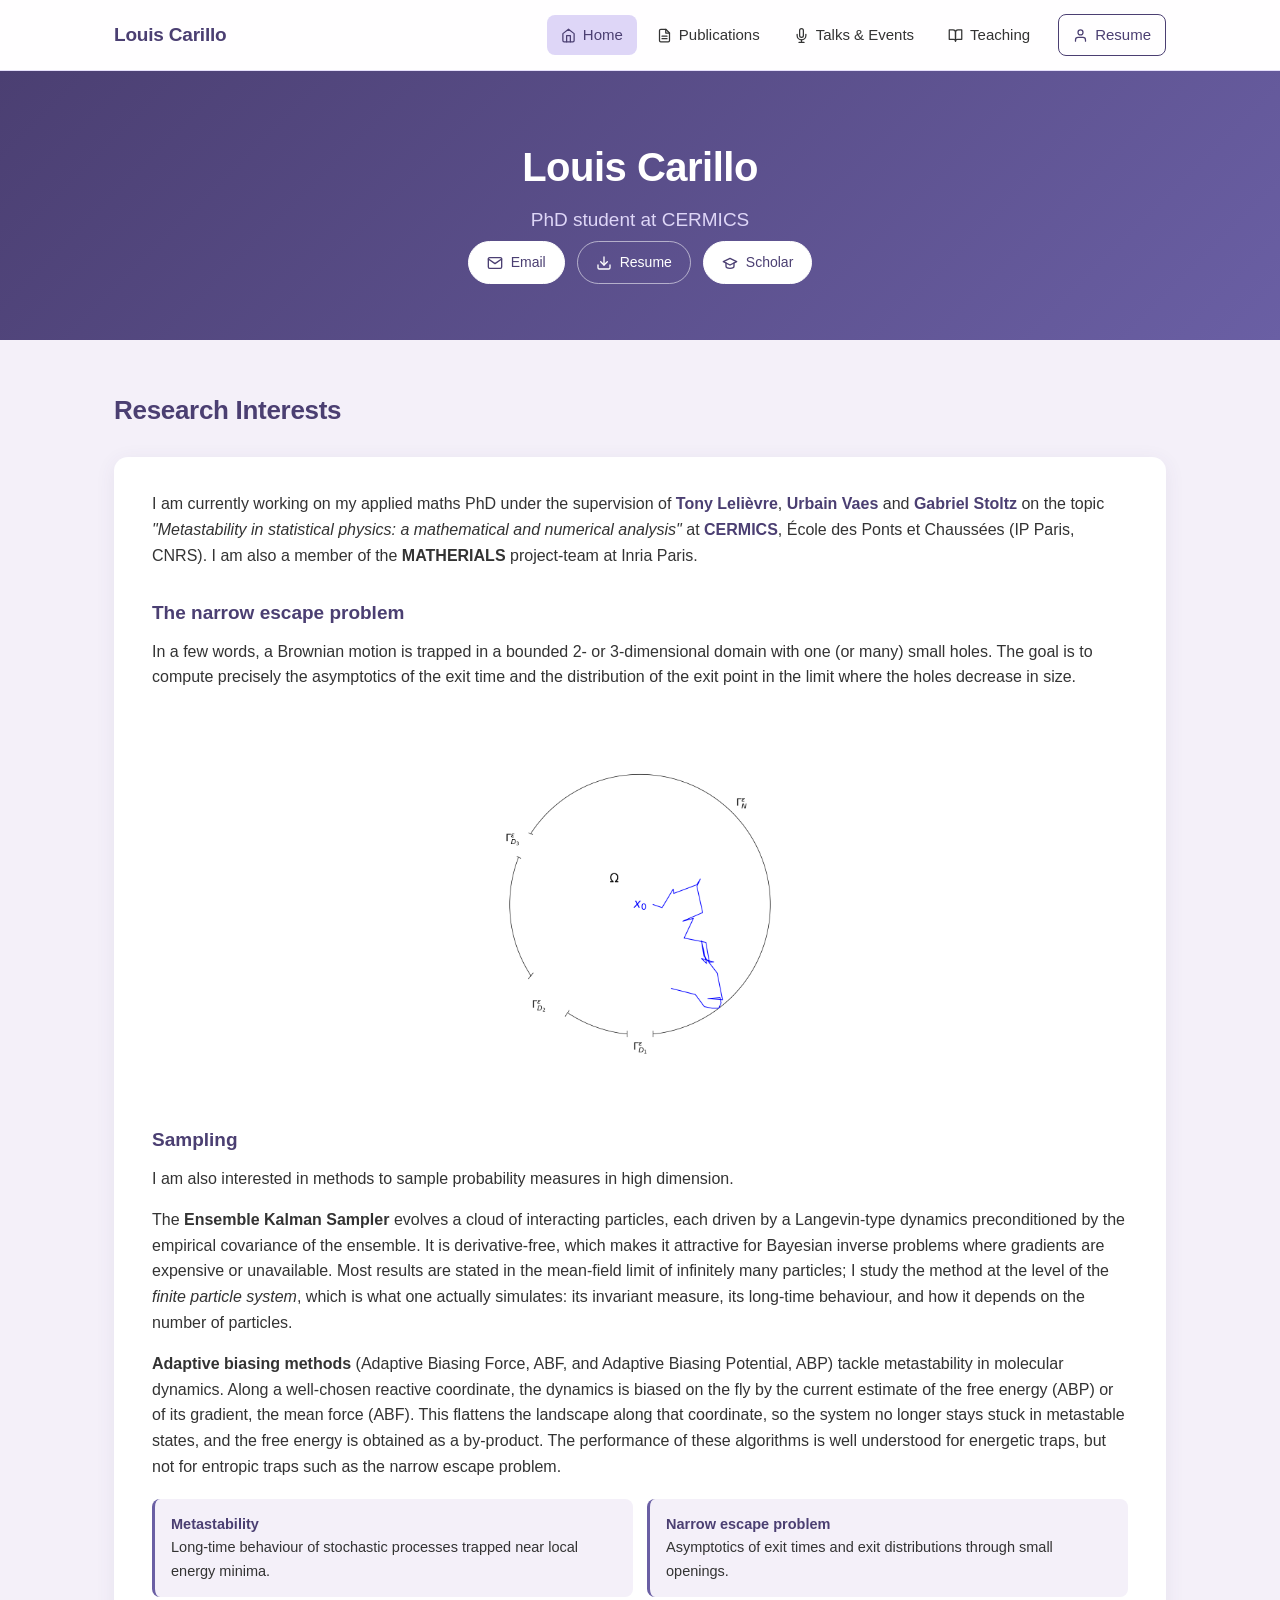
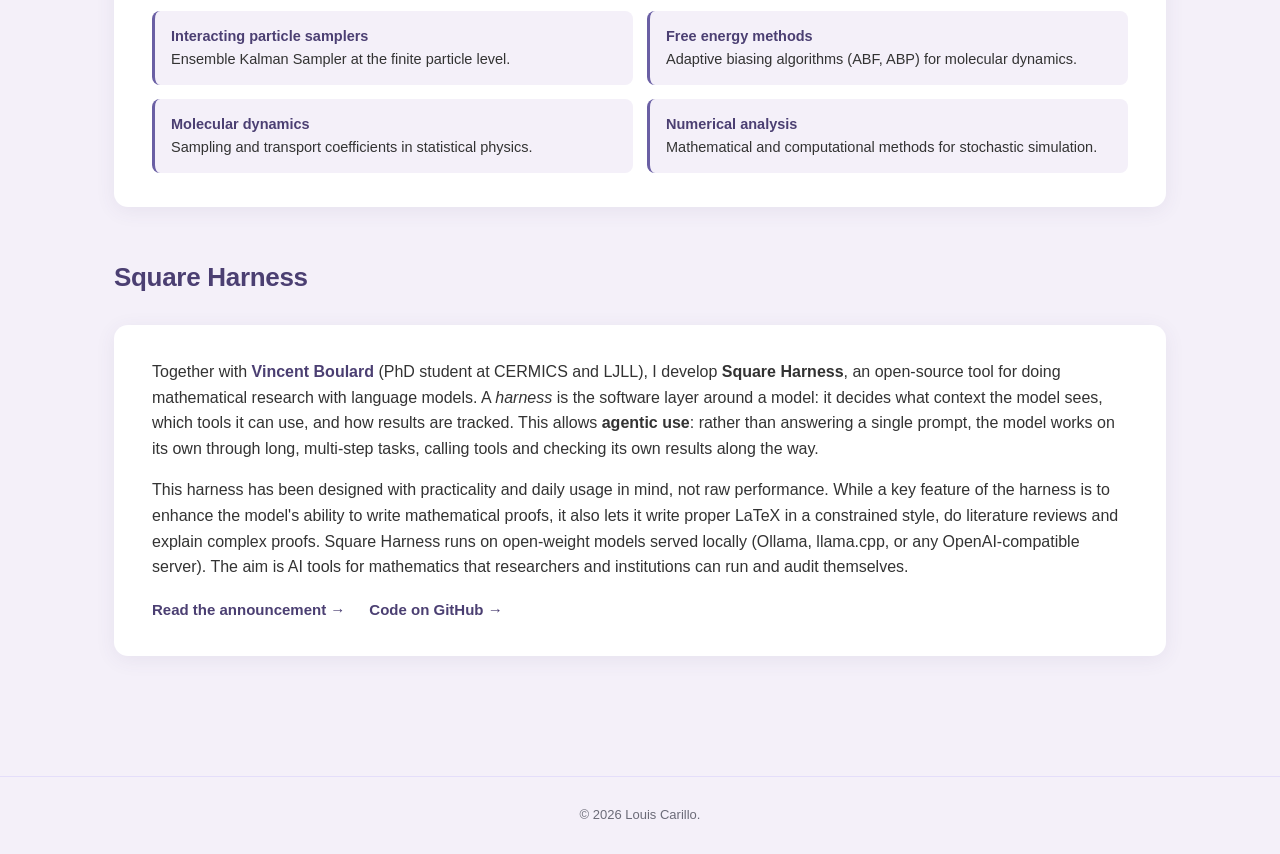
<file: index.html>
<!DOCTYPE html>
<html lang="en">
<head>
<meta charset="UTF-8">
<meta name="viewport" content="width=device-width, initial-scale=1.0">
<meta http-equiv="X-UA-Compatible" content="ie=edge">
<title>Louis Carillo</title>
<meta name="description" content="Louis Carillo — PhD student at CERMICS, working on metastability, the narrow escape problem and sampling methods in statistical physics.">
<link rel="stylesheet" href="style.css">
</head>
<body>

<nav class="navbar">
    <div class="nav-container">
        <a href="index.html" class="nav-logo">Louis Carillo</a>
        <input type="checkbox" id="nav-toggle" class="nav-toggle">
        <label for="nav-toggle" class="nav-hamburger">&#9776;</label>
        <ul class="nav-links">
            <li><a href="index.html" class="active"><svg viewBox="0 0 24 24" fill="none" stroke="currentColor" stroke-width="2" stroke-linecap="round" stroke-linejoin="round"><path d="M3 9l9-7 9 7v11a2 2 0 0 1-2 2H5a2 2 0 0 1-2-2z"/><polyline points="9 22 9 12 15 12 15 22"/></svg>Home</a></li>
            <li><a href="publications.html"><svg viewBox="0 0 24 24" fill="none" stroke="currentColor" stroke-width="2" stroke-linecap="round" stroke-linejoin="round"><path d="M14 2H6a2 2 0 0 0-2 2v16a2 2 0 0 0 2 2h12a2 2 0 0 0 2-2V8z"/><polyline points="14 2 14 8 20 8"/><line x1="16" y1="13" x2="8" y2="13"/><line x1="16" y1="17" x2="8" y2="17"/></svg>Publications</a></li>
            <li><a href="talks.html"><svg viewBox="0 0 24 24" fill="none" stroke="currentColor" stroke-width="2" stroke-linecap="round" stroke-linejoin="round"><path d="M12 1a3 3 0 0 0-3 3v8a3 3 0 0 0 6 0V4a3 3 0 0 0-3-3z"/><path d="M19 10v2a7 7 0 0 1-14 0v-2"/><line x1="12" y1="19" x2="12" y2="23"/><line x1="8" y1="23" x2="16" y2="23"/></svg>Talks &amp; Events</a></li>
            <li><a href="teaching.html"><svg viewBox="0 0 24 24" fill="none" stroke="currentColor" stroke-width="2" stroke-linecap="round" stroke-linejoin="round"><path d="M2 3h6a4 4 0 0 1 4 4v14a3 3 0 0 0-3-3H2z"/><path d="M22 3h-6a4 4 0 0 0-4 4v14a3 3 0 0 1 3-3h7z"/></svg>Teaching</a></li>
            <li><a href="resume.html" class="nav-cta"><svg viewBox="0 0 24 24" fill="none" stroke="currentColor" stroke-width="2" stroke-linecap="round" stroke-linejoin="round"><path d="M20 21v-2a4 4 0 0 0-4-4H8a4 4 0 0 0-4 4v2"/><circle cx="12" cy="7" r="4"/></svg>Resume</a></li>
        </ul>
    </div>
</nav>

<header class="hero">
    <h1>Louis Carillo</h1>
    <p class="hero-title">PhD student at CERMICS</p>
    <div class="hero-actions">
        <a class="icon-link filled" href="mailto:louis.carillo@enpc.fr">
            <svg viewBox="0 0 24 24" fill="none" stroke="currentColor" stroke-width="2" stroke-linecap="round" stroke-linejoin="round"><path d="M4 4h16c1.1 0 2 .9 2 2v12c0 1.1-.9 2-2 2H4c-1.1 0-2-.9-2-2V6c0-1.1.9-2 2-2z"/><polyline points="22,6 12,13 2,6"/></svg>
            Email
        </a>
        <a class="icon-link" href="resume.html">
            <svg viewBox="0 0 24 24" fill="none" stroke="currentColor" stroke-width="2" stroke-linecap="round" stroke-linejoin="round"><path d="M21 15v4a2 2 0 0 1-2 2H5a2 2 0 0 1-2-2v-4"/><polyline points="7 10 12 15 17 10"/><line x1="12" y1="15" x2="12" y2="3"/></svg>
            Resume
        </a>
        <a class="icon-link filled" href="https://scholar.google.com/citations?user=7LMmswUAAAAJ&hl=en&oi=ao" target="_blank">
            <svg viewBox="0 0 24 24" fill="none" stroke="currentColor" stroke-width="2" stroke-linecap="round" stroke-linejoin="round"><path d="M22 10 12 5 2 10l10 5 10-5z"/><path d="M6 12v5c0 1.66 2.69 3 6 3s6-1.34 6-3v-5"/></svg>
            Scholar
        </a>
    </div>
</header>

<main class="wrap">

    <div class="section">
        <h2 class="section-heading">Research Interests</h2>
        <div class="research-intro">
            <p>
                I am currently working on my applied maths PhD under the supervision of <a href="https://tony-lelievre.github.io/" target="_blank"><strong>Tony Lelièvre</strong></a>, <a href="https://urbain.vaes.uk/" target="_blank"><strong>Urbain Vaes</strong></a> and <a href="https://gabrielstoltz.github.io/" target="_blank"><strong>Gabriel Stoltz</strong></a> on the topic
                <em>"Metastability in statistical physics: a mathematical and numerical analysis"</em> at <a href="https://cermics-lab.enpc.fr/" target="_blank"><strong>CERMICS</strong></a>, École des Ponts et Chaussées (IP Paris, CNRS).
                I am also a member of the <strong>MATHERIALS</strong> project-team at Inria Paris.
            </p>
            <h3 class="research-subheading">The narrow escape problem</h3>
            <p>
                In a few words, a Brownian motion is trapped in a bounded 2- or 3-dimensional domain with one (or many) small holes. The goal is to compute precisely the asymptotics of the exit time and the distribution of the exit point in the limit where the holes decrease in size.
            </p>
            <img class="research-figure" src="figure.png" alt="Illustration of the narrow escape problem">

            <h3 class="research-subheading">Sampling</h3>
            <p>
                I am also interested in methods to sample probability measures in high dimension.
            </p>
            <p>
                The <strong>Ensemble Kalman Sampler</strong> evolves a cloud of interacting particles, each driven by a Langevin-type dynamics preconditioned by the empirical covariance of the ensemble. It is derivative-free, which makes it attractive for Bayesian inverse problems where gradients are expensive or unavailable. Most results are stated in the mean-field limit of infinitely many particles; I study the method at the level of the <em>finite particle system</em>, which is what one actually simulates: its invariant measure, its long-time behaviour, and how it depends on the number of particles.
            </p>
            <p>
                <strong>Adaptive biasing methods</strong> (Adaptive Biasing Force, ABF, and Adaptive Biasing Potential, ABP) tackle metastability in molecular dynamics. Along a well-chosen reactive coordinate, the dynamics is biased on the fly by the current estimate of the free energy (ABP) or of its gradient, the mean force (ABF). This flattens the landscape along that coordinate, so the system no longer stays stuck in metastable states, and the free energy is obtained as a by-product. The performance of these algorithms is well understood for energetic traps, but not for entropic traps such as the narrow escape problem.
            </p>

            <ul class="research-topics">
                <li><strong>Metastability</strong><br>Long-time behaviour of stochastic processes trapped near local energy minima.</li>
                <li><strong>Narrow escape problem</strong><br>Asymptotics of exit times and exit distributions through small openings.</li>
                <li><strong>Interacting particle samplers</strong><br>Ensemble Kalman Sampler at the finite particle level.</li>
                <li><strong>Free energy methods</strong><br>Adaptive biasing algorithms (ABF, ABP) for molecular dynamics.</li>
                <li><strong>Molecular dynamics</strong><br>Sampling and transport coefficients in statistical physics.</li>
                <li><strong>Numerical analysis</strong><br>Mathematical and computational methods for stochastic simulation.</li>
            </ul>
        </div>
    </div>

    <div class="section">
        <h2 class="section-heading">Square Harness</h2>
        <div class="research-intro">
            <p>
                Together with <a href="https://vincentboulard.fr/" target="_blank"><strong>Vincent Boulard</strong></a> (PhD student at CERMICS and LJLL), I develop <strong>Square Harness</strong>, an open-source tool for doing mathematical research with language models. A <em>harness</em> is the software layer around a model: it decides what context the model sees, which tools it can use, and how results are tracked. This allows <strong>agentic use</strong>: rather than answering a single prompt, the model works on its own through long, multi-step tasks, calling tools and checking its own results along the way.
            </p>
            <p>
                This harness has been designed with practicality and daily usage in mind, not raw performance. While a key feature of the harness is to enhance the model's ability to write mathematical proofs, it also lets it write proper LaTeX in a constrained style, do literature reviews and explain complex proofs. Square Harness runs on open-weight models served locally (Ollama, llama.cpp, or any OpenAI-compatible server). The aim is AI tools for mathematics that researchers and institutions can run and audit themselves.
            </p>
            <div class="project-links">
                <a href="https://vincentboulard.fr/blog/introducing-square-harness" target="_blank">Read the announcement &rarr;</a>
                <a href="https://github.com/vincentboulard/Square-Harness" target="_blank">Code on GitHub &rarr;</a>
            </div>
        </div>
    </div>

</main>

<footer class="site-footer">
    &copy; 2026 Louis Carillo.
</footer>

</body>
</html>
</file>
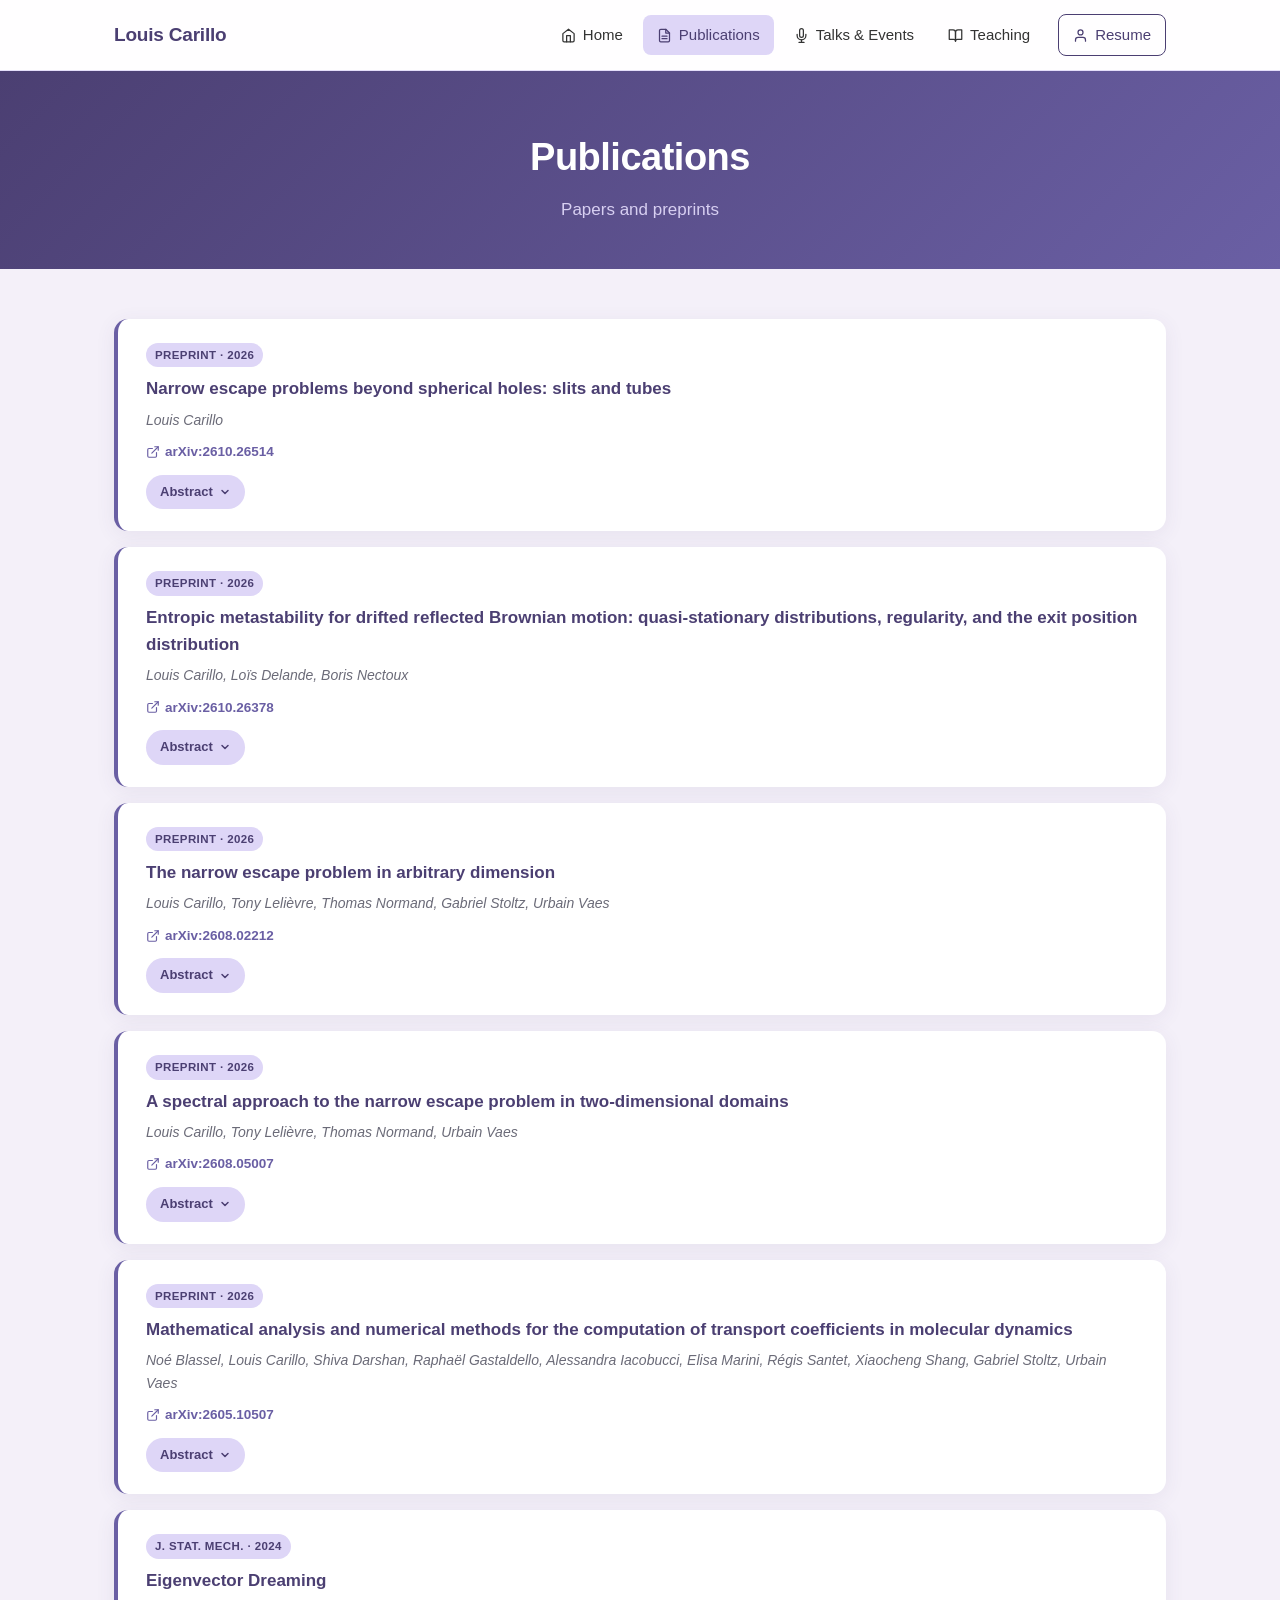
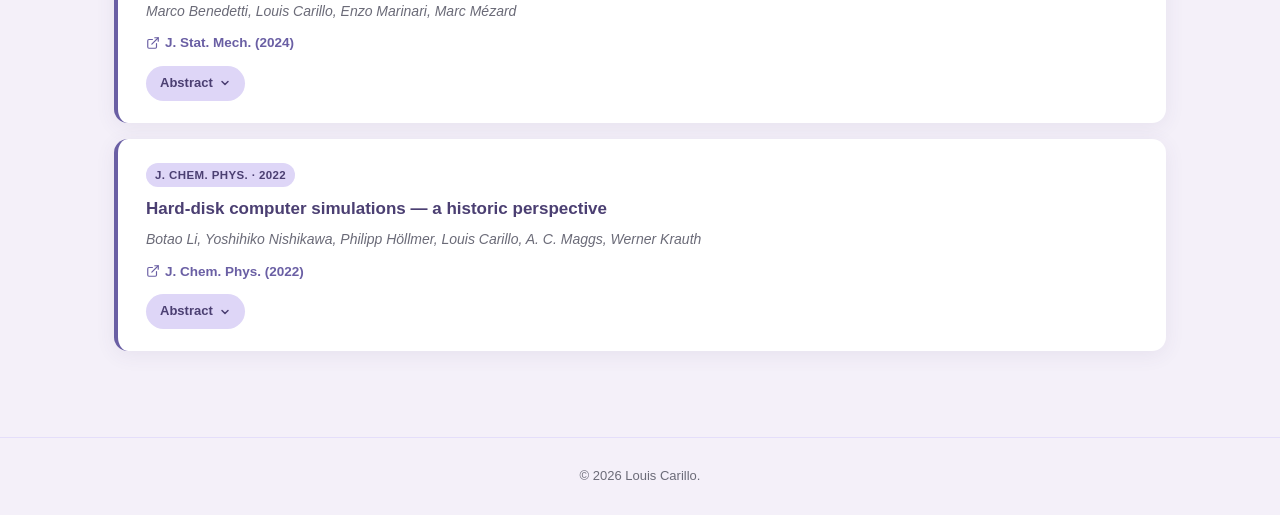
<file: publications.html>
<!DOCTYPE html>
<html lang="en">
<head>
<meta charset="UTF-8">
<meta name="viewport" content="width=device-width, initial-scale=1.0">
<meta http-equiv="X-UA-Compatible" content="ie=edge">
<title>Publications — Louis Carillo</title>
<link rel="stylesheet" href="style.css">
</head>
<body>

<nav class="navbar">
    <div class="nav-container">
        <a href="index.html" class="nav-logo">Louis Carillo</a>
        <input type="checkbox" id="nav-toggle" class="nav-toggle">
        <label for="nav-toggle" class="nav-hamburger">&#9776;</label>
        <ul class="nav-links">
            <li><a href="index.html"><svg viewBox="0 0 24 24" fill="none" stroke="currentColor" stroke-width="2" stroke-linecap="round" stroke-linejoin="round"><path d="M3 9l9-7 9 7v11a2 2 0 0 1-2 2H5a2 2 0 0 1-2-2z"/><polyline points="9 22 9 12 15 12 15 22"/></svg>Home</a></li>
            <li><a href="publications.html" class="active"><svg viewBox="0 0 24 24" fill="none" stroke="currentColor" stroke-width="2" stroke-linecap="round" stroke-linejoin="round"><path d="M14 2H6a2 2 0 0 0-2 2v16a2 2 0 0 0 2 2h12a2 2 0 0 0 2-2V8z"/><polyline points="14 2 14 8 20 8"/><line x1="16" y1="13" x2="8" y2="13"/><line x1="16" y1="17" x2="8" y2="17"/></svg>Publications</a></li>
            <li><a href="talks.html"><svg viewBox="0 0 24 24" fill="none" stroke="currentColor" stroke-width="2" stroke-linecap="round" stroke-linejoin="round"><path d="M12 1a3 3 0 0 0-3 3v8a3 3 0 0 0 6 0V4a3 3 0 0 0-3-3z"/><path d="M19 10v2a7 7 0 0 1-14 0v-2"/><line x1="12" y1="19" x2="12" y2="23"/><line x1="8" y1="23" x2="16" y2="23"/></svg>Talks &amp; Events</a></li>
            <li><a href="teaching.html"><svg viewBox="0 0 24 24" fill="none" stroke="currentColor" stroke-width="2" stroke-linecap="round" stroke-linejoin="round"><path d="M2 3h6a4 4 0 0 1 4 4v14a3 3 0 0 0-3-3H2z"/><path d="M22 3h-6a4 4 0 0 0-4 4v14a3 3 0 0 1 3-3h7z"/></svg>Teaching</a></li>
            <li><a href="resume.html" class="nav-cta"><svg viewBox="0 0 24 24" fill="none" stroke="currentColor" stroke-width="2" stroke-linecap="round" stroke-linejoin="round"><path d="M20 21v-2a4 4 0 0 0-4-4H8a4 4 0 0 0-4 4v2"/><circle cx="12" cy="7" r="4"/></svg>Resume</a></li>
        </ul>
    </div>
</nav>

<header class="page-banner">
    <h1>Publications</h1>
    <p>Papers and preprints</p>
</header>

<main class="wrap">

    <article class="entry">
        <span class="tag">Preprint · 2026</span>
        <h3>Narrow escape problems beyond spherical holes: slits and tubes</h3>
        <p class="meta">Louis Carillo</p>
        <div class="links">
            <a href="https://arxiv.org/abs/2610.26514" target="_blank">
                <svg viewBox="0 0 24 24" fill="none" stroke="currentColor" stroke-width="2" stroke-linecap="round" stroke-linejoin="round"><path d="M18 13v6a2 2 0 0 1-2 2H5a2 2 0 0 1-2-2V8a2 2 0 0 1 2-2h6"/><polyline points="15 3 21 3 21 9"/><line x1="10" y1="14" x2="21" y2="3"/></svg>
                arXiv:2610.26514
            </a>
        </div>
        <details class="abstract">
            <summary>Abstract <svg viewBox="0 0 24 24" fill="none" stroke="currentColor" stroke-width="3" stroke-linecap="round" stroke-linejoin="round"><polyline points="6 9 12 15 18 9"/></svg></summary>
            <p>The narrow escape problem consists in characterizing the exit event of a Brownian motion trapped inside a domain with reflecting boundary and small absorbing holes. Using recent advances in the quasi-stationary distribution approach, we first give an explicit set of hypotheses that allows one to derive the asymptotics of the exit time and of the exit hole distribution. We then apply it in dimension three to several hole shapes: spherical holes, thin spheroidal holes shrinking to curves on the boundary (slits), and holes located at the end of thin tubes attached to the domain. We illustrate the accuracy of the results with numerical simulations, and extend them to higher dimensions.</p>
        </details>
    </article>

    <article class="entry">
        <span class="tag">Preprint · 2026</span>
        <h3>Entropic metastability for drifted reflected Brownian motion: quasi-stationary distributions, regularity, and the exit position distribution</h3>
        <p class="meta">Louis Carillo, Loïs Delande, Boris Nectoux</p>
        <div class="links">
            <a href="https://arxiv.org/abs/2610.26378" target="_blank">
                <svg viewBox="0 0 24 24" fill="none" stroke="currentColor" stroke-width="2" stroke-linecap="round" stroke-linejoin="round"><path d="M18 13v6a2 2 0 0 1-2 2H5a2 2 0 0 1-2-2V8a2 2 0 0 1 2-2h6"/><polyline points="15 3 21 3 21 9"/><line x1="10" y1="14" x2="21" y2="3"/></svg>
                arXiv:2610.26378
            </a>
        </div>
        <details class="abstract">
            <summary>Abstract <svg viewBox="0 0 24 24" fill="none" stroke="currentColor" stroke-width="3" stroke-linecap="round" stroke-linejoin="round"><polyline points="6 9 12 15 18 9"/></svg></summary>
            <p>Motivated by entropic metastability and the narrow escape problem, we investigate quasi-stationary distributions for reflected, drifted elliptic diffusions under mixed absorbing-reflecting boundary conditions on a bounded domain. We address two problems, which are solved completely independently of each other. First, using purely probabilistic tools, we prove the existence and uniqueness of a quasi-stationary distribution under minimal regularity assumptions on the coefficients (the case of an unbounded domain is also analyzed). Second, using spectral theory and the theory of strongly continuous semigroups on L<sup>p</sup> spaces, we study the analytical properties of the quasi-stationary distribution. We relate it to the principal eigenfunction of the adjoint of the associated (non-symmetric) infinitesimal generator with mixed absorbing-reflecting boundary conditions, and we establish its regularity up to the interface between the two boundary parts. We also fully characterize the law of the exit point when the process is initially distributed according to its quasi-stationary distribution. In particular, we work on domains in which the absorbing (Dirichlet) and reflecting (Neumann) parts of the boundary meet tangentially, without forming any non-trivial angle, a configuration that raises genuine regularity difficulties for the solutions of the associated mixed boundary value problem.</p>
        </details>
    </article>

    <article class="entry">
        <span class="tag">Preprint · 2026</span>
        <h3>The narrow escape problem in arbitrary dimension</h3>
        <p class="meta">Louis Carillo, Tony Lelièvre, Thomas Normand, Gabriel Stoltz, Urbain Vaes</p>
        <div class="links">
            <a href="https://arxiv.org/abs/2608.02212" target="_blank">
                <svg viewBox="0 0 24 24" fill="none" stroke="currentColor" stroke-width="2" stroke-linecap="round" stroke-linejoin="round"><path d="M18 13v6a2 2 0 0 1-2 2H5a2 2 0 0 1-2-2V8a2 2 0 0 1 2-2h6"/><polyline points="15 3 21 3 21 9"/><line x1="10" y1="14" x2="21" y2="3"/></svg>
                arXiv:2608.02212
            </a>
        </div>
        <details class="abstract">
            <summary>Abstract <svg viewBox="0 0 24 24" fill="none" stroke="currentColor" stroke-width="3" stroke-linecap="round" stroke-linejoin="round"><polyline points="6 9 12 15 18 9"/></svg></summary>
            <p>The narrow escape problem is a prototypical example for studying entropic metastability, motivated by the analysis of biological and chemical systems. The problem concerns the determination of the exit time and position of a Brownian particle trapped in a domain with a reflecting boundary pierced by narrow holes. Our goal is to investigate this problem in a general domain in any dimension (greater than or equal to two), using the quasi-stationary distribution approach to metastability. In particular, we derive the asymptotic expansion of the mean exit time and the law of the exit position in the limit where the hole sizes tend to zero. Our analytical predictions are illustrated by numerical simulations, using dedicated Monte Carlo techniques.</p>
        </details>
    </article>

    <article class="entry">
        <span class="tag">Preprint · 2026</span>
        <h3>A spectral approach to the narrow escape problem in two-dimensional domains</h3>
        <p class="meta">Louis Carillo, Tony Lelièvre, Thomas Normand, Urbain Vaes</p>
        <div class="links">
            <a href="https://arxiv.org/abs/2608.05007" target="_blank">
                <svg viewBox="0 0 24 24" fill="none" stroke="currentColor" stroke-width="2" stroke-linecap="round" stroke-linejoin="round"><path d="M18 13v6a2 2 0 0 1-2 2H5a2 2 0 0 1-2-2V8a2 2 0 0 1 2-2h6"/><polyline points="15 3 21 3 21 9"/><line x1="10" y1="14" x2="21" y2="3"/></svg>
                arXiv:2608.05007
            </a>
        </div>
        <details class="abstract">
            <summary>Abstract <svg viewBox="0 0 24 24" fill="none" stroke="currentColor" stroke-width="3" stroke-linecap="round" stroke-linejoin="round"><polyline points="6 9 12 15 18 9"/></svg></summary>
            <p>We study the law of the exit time and exit point of a Brownian motion in a two-dimensional domain with reflecting boundary conditions, except on small disjoint exit windows through which the stochastic process can escape the domain. In the limit of infinitely small exit windows, it is natural to assume that the process starts from the quasi-stationary distribution. In this setting, we obtain a precise description of the exit event.</p>
        </details>
    </article>

    <article class="entry">
        <span class="tag">Preprint · 2026</span>
        <h3>Mathematical analysis and numerical methods for the computation of transport coefficients in molecular dynamics</h3>
        <p class="meta">Noé Blassel, Louis Carillo, Shiva Darshan, Raphaël Gastaldello, Alessandra Iacobucci, Elisa Marini, Régis Santet, Xiaocheng Shang, Gabriel Stoltz, Urbain Vaes</p>
        <div class="links">
            <a href="https://arxiv.org/abs/2605.10507" target="_blank">
                <svg viewBox="0 0 24 24" fill="none" stroke="currentColor" stroke-width="2" stroke-linecap="round" stroke-linejoin="round"><path d="M18 13v6a2 2 0 0 1-2 2H5a2 2 0 0 1-2-2V8a2 2 0 0 1 2-2h6"/><polyline points="15 3 21 3 21 9"/><line x1="10" y1="14" x2="21" y2="3"/></svg>
                arXiv:2605.10507
            </a>
        </div>
        <details class="abstract">
            <summary>Abstract <svg viewBox="0 0 24 24" fill="none" stroke="currentColor" stroke-width="3" stroke-linecap="round" stroke-linejoin="round"><polyline points="6 9 12 15 18 9"/></svg></summary>
            <p>We review various numerical approaches to compute transport coefficients in molecular dynamics. These approaches can be broadly classified into three groups: (i) nonequilibrium methods based on applying an external driving field to the system, measuring the average response in the system, and evaluating the related linear response coefficient; (ii) approaches reformulating the transport coefficient of interest through a time correlation function for the equilibrium dynamics (the most popular instances being Green–Kubo and Einstein formulas); (iii) transient techniques, where the transport coefficient can be computed by monitoring the return to the steady state of a dynamics perturbed off its stationary distribution. For all three classes of methods, we provide elements of numerical analysis, allowing to estimate or at least quantify the level of numerical errors in the estimator of the transport coefficient; and also briefly present recent attempts to more efficiently compute transport coefficients with variance reduction approaches such as control variates, importance sampling and coupling methods. The computation of transport coefficients remains nonetheless challenging and will continue requiring research efforts in the foreseeable future.</p>
        </details>
    </article>

    <article class="entry">
        <span class="tag">J. Stat. Mech. · 2024</span>
        <h3>Eigenvector Dreaming</h3>
        <p class="meta">Marco Benedetti, Louis Carillo, Enzo Marinari, Marc Mézard</p>
        <div class="links">
            <a href="https://iopscience.iop.org/article/10.1088/1742-5468/ad138e" target="_blank">
                <svg viewBox="0 0 24 24" fill="none" stroke="currentColor" stroke-width="2" stroke-linecap="round" stroke-linejoin="round"><path d="M18 13v6a2 2 0 0 1-2 2H5a2 2 0 0 1-2-2V8a2 2 0 0 1 2-2h6"/><polyline points="15 3 21 3 21 9"/><line x1="10" y1="14" x2="21" y2="3"/></svg>
                J. Stat. Mech. (2024)
            </a>
        </div>
        <details class="abstract">
            <summary>Abstract <svg viewBox="0 0 24 24" fill="none" stroke="currentColor" stroke-width="3" stroke-linecap="round" stroke-linejoin="round"><polyline points="6 9 12 15 18 9"/></svg></summary>
            <p>Among the performance-enhancing procedures for Hopfield-type networks that implement associative memory, Hebbian Unlearning (or dreaming) strikes for its simplicity and its clear biological interpretation. Yet, it does not easily lend itself to a clear analytical understanding. Here we show how Hebbian Unlearning can be effectively described in terms of a simple evolution of the spectrum and the eigenvectors of the coupling matrix. We use these ideas to design new dreaming algorithms that are effective from a computational point of view, and are analytically far more transparent than the original scheme.</p>
        </details>
    </article>

    <article class="entry">
        <span class="tag">J. Chem. Phys. · 2022</span>
        <h3>Hard-disk computer simulations — a historic perspective</h3>
        <p class="meta">Botao Li, Yoshihiko Nishikawa, Philipp Höllmer, Louis Carillo, A. C. Maggs, Werner Krauth</p>
        <div class="links">
            <a href="https://doi.org/10.1063/5.0126437" target="_blank">
                <svg viewBox="0 0 24 24" fill="none" stroke="currentColor" stroke-width="2" stroke-linecap="round" stroke-linejoin="round"><path d="M18 13v6a2 2 0 0 1-2 2H5a2 2 0 0 1-2-2V8a2 2 0 0 1 2-2h6"/><polyline points="15 3 21 3 21 9"/><line x1="10" y1="14" x2="21" y2="3"/></svg>
                J. Chem. Phys. (2022)
            </a>
        </div>
        <details class="abstract">
            <summary>Abstract <svg viewBox="0 0 24 24" fill="none" stroke="currentColor" stroke-width="3" stroke-linecap="round" stroke-linejoin="round"><polyline points="6 9 12 15 18 9"/></svg></summary>
            <p>We discuss historic pressure computations for the hard-disk model performed since 1953, and compare them to results that we obtain with a powerful event-chain Monte Carlo and a massively parallel Metropolis algorithm. Like other simple models in the sciences, such as the Drosophila model of biology, the hard-disk model has needed monumental effort to be understood. In particular, we argue that the difficulty of estimating the pressure has not been fully realized in the decades-long controversy over the hard-disk phase-transition scenario. We present the physics of the hard-disk model, the definition of the pressure and its unbiased estimators, several of which are new. We further treat different sampling algorithms and crucial criteria for bounding mixing times in the absence of analytical predictions. Our definite results for the pressure, for up to one million disks, may serve as benchmarks for future sampling algorithms. A synopsis of hard-disk pressure data as well as different versions of the sampling algorithms and pressure estimators are made available in an open-source repository.</p>
        </details>
    </article>

</main>

<footer class="site-footer">
    &copy; 2026 Louis Carillo.
</footer>

</body>
</html>
</file>
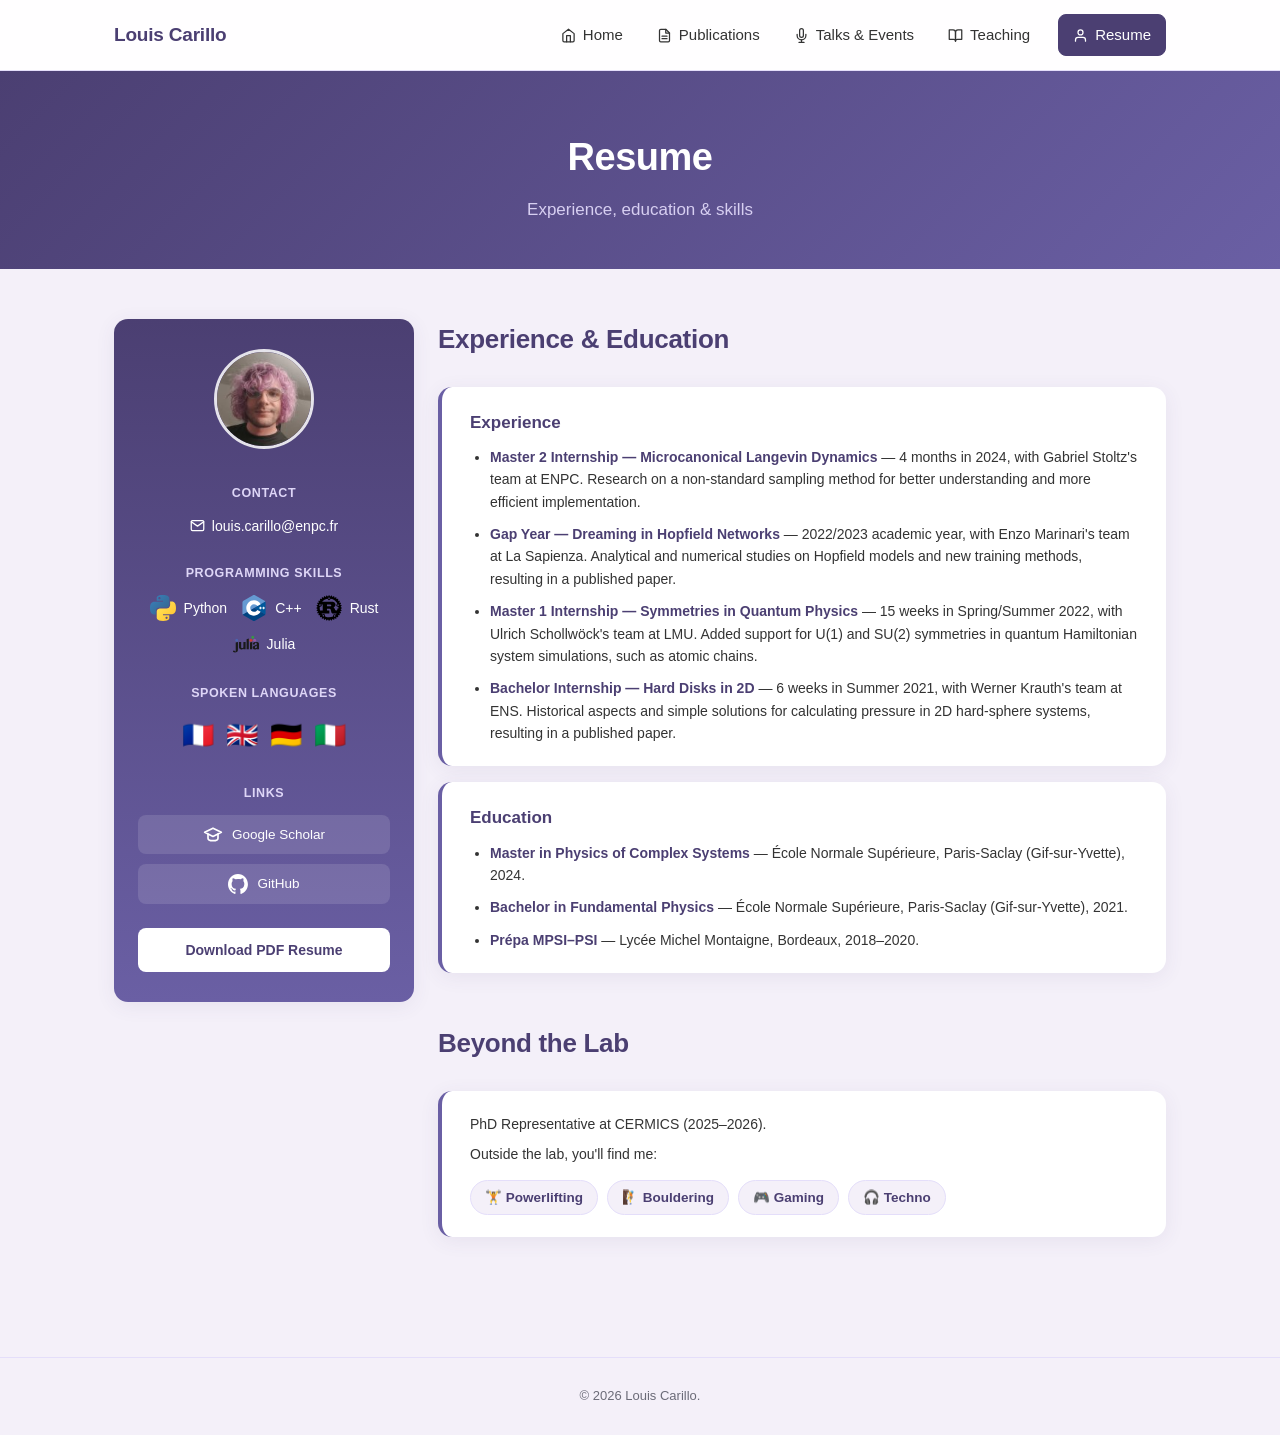
<file: resume.html>
<!DOCTYPE html>
<html lang="en">
<head>
<meta charset="UTF-8">
<meta name="viewport" content="width=device-width, initial-scale=1.0">
<meta http-equiv="X-UA-Compatible" content="ie=edge">
<title>Resume — Louis Carillo</title>
<link rel="stylesheet" href="style.css">
</head>
<body>

<nav class="navbar">
    <div class="nav-container">
        <a href="index.html" class="nav-logo">Louis Carillo</a>
        <input type="checkbox" id="nav-toggle" class="nav-toggle">
        <label for="nav-toggle" class="nav-hamburger">&#9776;</label>
        <ul class="nav-links">
            <li><a href="index.html"><svg viewBox="0 0 24 24" fill="none" stroke="currentColor" stroke-width="2" stroke-linecap="round" stroke-linejoin="round"><path d="M3 9l9-7 9 7v11a2 2 0 0 1-2 2H5a2 2 0 0 1-2-2z"/><polyline points="9 22 9 12 15 12 15 22"/></svg>Home</a></li>
            <li><a href="publications.html"><svg viewBox="0 0 24 24" fill="none" stroke="currentColor" stroke-width="2" stroke-linecap="round" stroke-linejoin="round"><path d="M14 2H6a2 2 0 0 0-2 2v16a2 2 0 0 0 2 2h12a2 2 0 0 0 2-2V8z"/><polyline points="14 2 14 8 20 8"/><line x1="16" y1="13" x2="8" y2="13"/><line x1="16" y1="17" x2="8" y2="17"/></svg>Publications</a></li>
            <li><a href="talks.html"><svg viewBox="0 0 24 24" fill="none" stroke="currentColor" stroke-width="2" stroke-linecap="round" stroke-linejoin="round"><path d="M12 1a3 3 0 0 0-3 3v8a3 3 0 0 0 6 0V4a3 3 0 0 0-3-3z"/><path d="M19 10v2a7 7 0 0 1-14 0v-2"/><line x1="12" y1="19" x2="12" y2="23"/><line x1="8" y1="23" x2="16" y2="23"/></svg>Talks &amp; Events</a></li>
            <li><a href="teaching.html"><svg viewBox="0 0 24 24" fill="none" stroke="currentColor" stroke-width="2" stroke-linecap="round" stroke-linejoin="round"><path d="M2 3h6a4 4 0 0 1 4 4v14a3 3 0 0 0-3-3H2z"/><path d="M22 3h-6a4 4 0 0 0-4 4v14a3 3 0 0 1 3-3h7z"/></svg>Teaching</a></li>
            <li><a href="resume.html" class="nav-cta active"><svg viewBox="0 0 24 24" fill="none" stroke="currentColor" stroke-width="2" stroke-linecap="round" stroke-linejoin="round"><path d="M20 21v-2a4 4 0 0 0-4-4H8a4 4 0 0 0-4 4v2"/><circle cx="12" cy="7" r="4"/></svg>Resume</a></li>
        </ul>
    </div>
</nav>

<header class="page-banner">
    <h1>Resume</h1>
    <p>Experience, education &amp; skills</p>
</header>

<main class="wrap">
    <div class="resume-grid">

        <!-- Sidebar -->
        <aside class="resume-sidebar">
            <div class="profile-pic">
                <img src="scholar-photo.jpg" alt="Louis Carillo">
            </div>

            <div class="side-title">Contact</div>
            <div class="contact-list">
                <a href="mailto:louis.carillo@enpc.fr">
                    <svg width="15" height="15" viewBox="0 0 24 24" fill="none" stroke="currentColor" stroke-width="2" stroke-linecap="round" stroke-linejoin="round"><path d="M4 4h16c1.1 0 2 .9 2 2v12c0 1.1-.9 2-2 2H4c-1.1 0-2-.9-2-2V6c0-1.1.9-2 2-2z"/><polyline points="22,6 12,13 2,6"/></svg>
                    louis.carillo@enpc.fr
                </a>
            </div>

            <div class="side-title">Programming Skills</div>
            <ul class="skills-list">
                <li><img src="logos/python.svg" alt="Python">Python</li>
                <li><img src="logos/cpp.svg" alt="C++">C++</li>
                <li><img src="logos/rust.svg" alt="Rust">Rust</li>
                <li><img src="logos/julia.svg" alt="Julia">Julia</li>
            </ul>

            <div class="side-title">Spoken Languages</div>
            <div class="languages-row">
                <span title="French">&#127467;&#127479;</span>
                <span title="English">&#127468;&#127463;</span>
                <span title="Nur ein bisschen">&#127465;&#127466;</span>
                <span title="Solo un po'">&#127470;&#127481;</span>
            </div>

            <div class="side-title">Links</div>
            <ul class="links-list">
                <li>
                    <a href="https://scholar.google.com/citations?user=7LMmswUAAAAJ&hl=en&oi=ao" target="_blank">
                        <svg width="20" height="20" viewBox="0 0 24 24" fill="none" stroke="currentColor" stroke-width="2" stroke-linecap="round" stroke-linejoin="round"><path d="M22 10 12 5 2 10l10 5 10-5z"/><path d="M6 12v5c0 1.66 2.69 3 6 3s6-1.34 6-3v-5"/></svg>
                        Google Scholar
                    </a>
                </li>
                <li>
                    <a href="https://github.com/LouisCarillo" target="_blank">
                        <img src="logos/github.svg" alt="GitHub">GitHub
                    </a>
                </li>
            </ul>

            <a class="resume-download" href="carillo_cv.pdf" download>Download PDF Resume</a>
        </aside>

        <!-- Main content -->
        <div class="resume-main">

            <div class="section">
                <h2 class="section-heading">Experience &amp; Education</h2>

                <article class="entry">
                    <h3>Experience</h3>
                    <ul class="teaching-list">
                        <li><strong>Master 2 Internship — Microcanonical Langevin Dynamics</strong> — 4 months in 2024, with Gabriel Stoltz's team at ENPC. Research on a non-standard sampling method for better understanding and more efficient implementation.</li>
                        <li><strong>Gap Year — Dreaming in Hopfield Networks</strong> — 2022/2023 academic year, with Enzo Marinari's team at La Sapienza. Analytical and numerical studies on Hopfield models and new training methods, resulting in a published paper.</li>
                        <li><strong>Master 1 Internship — Symmetries in Quantum Physics</strong> — 15 weeks in Spring/Summer 2022, with Ulrich Schollwöck's team at LMU. Added support for U(1) and SU(2) symmetries in quantum Hamiltonian system simulations, such as atomic chains.</li>
                        <li><strong>Bachelor Internship — Hard Disks in 2D</strong> — 6 weeks in Summer 2021, with Werner Krauth's team at ENS. Historical aspects and simple solutions for calculating pressure in 2D hard-sphere systems, resulting in a published paper.</li>
                    </ul>
                </article>

                <article class="entry">
                    <h3>Education</h3>
                    <ul class="teaching-list">
                        <li><strong>Master in Physics of Complex Systems</strong> — École Normale Supérieure, Paris-Saclay (Gif-sur-Yvette), 2024.</li>
                        <li><strong>Bachelor in Fundamental Physics</strong> — École Normale Supérieure, Paris-Saclay (Gif-sur-Yvette), 2021.</li>
                        <li><strong>Prépa MPSI–PSI</strong> — Lycée Michel Montaigne, Bordeaux, 2018–2020.</li>
                    </ul>
                </article>
            </div>

            <div class="section">
                <h2 class="section-heading">Beyond the Lab</h2>
                <article class="entry">
                    <p class="details">PhD Representative at CERMICS (2025–2026).</p>
                    <p class="details">Outside the lab, you'll find me:</p>
                    <div class="hobby-tags">
                        <span class="hobby">🏋️ Powerlifting</span>
                        <span class="hobby">🧗 Bouldering</span>
                        <span class="hobby">🎮 Gaming</span>
                        <span class="hobby">🎧 Techno</span>
                    </div>
                </article>
            </div>

        </div>
    </div>
</main>

<footer class="site-footer">
    &copy; 2026 Louis Carillo.
</footer>

</body>
</html>
</file>
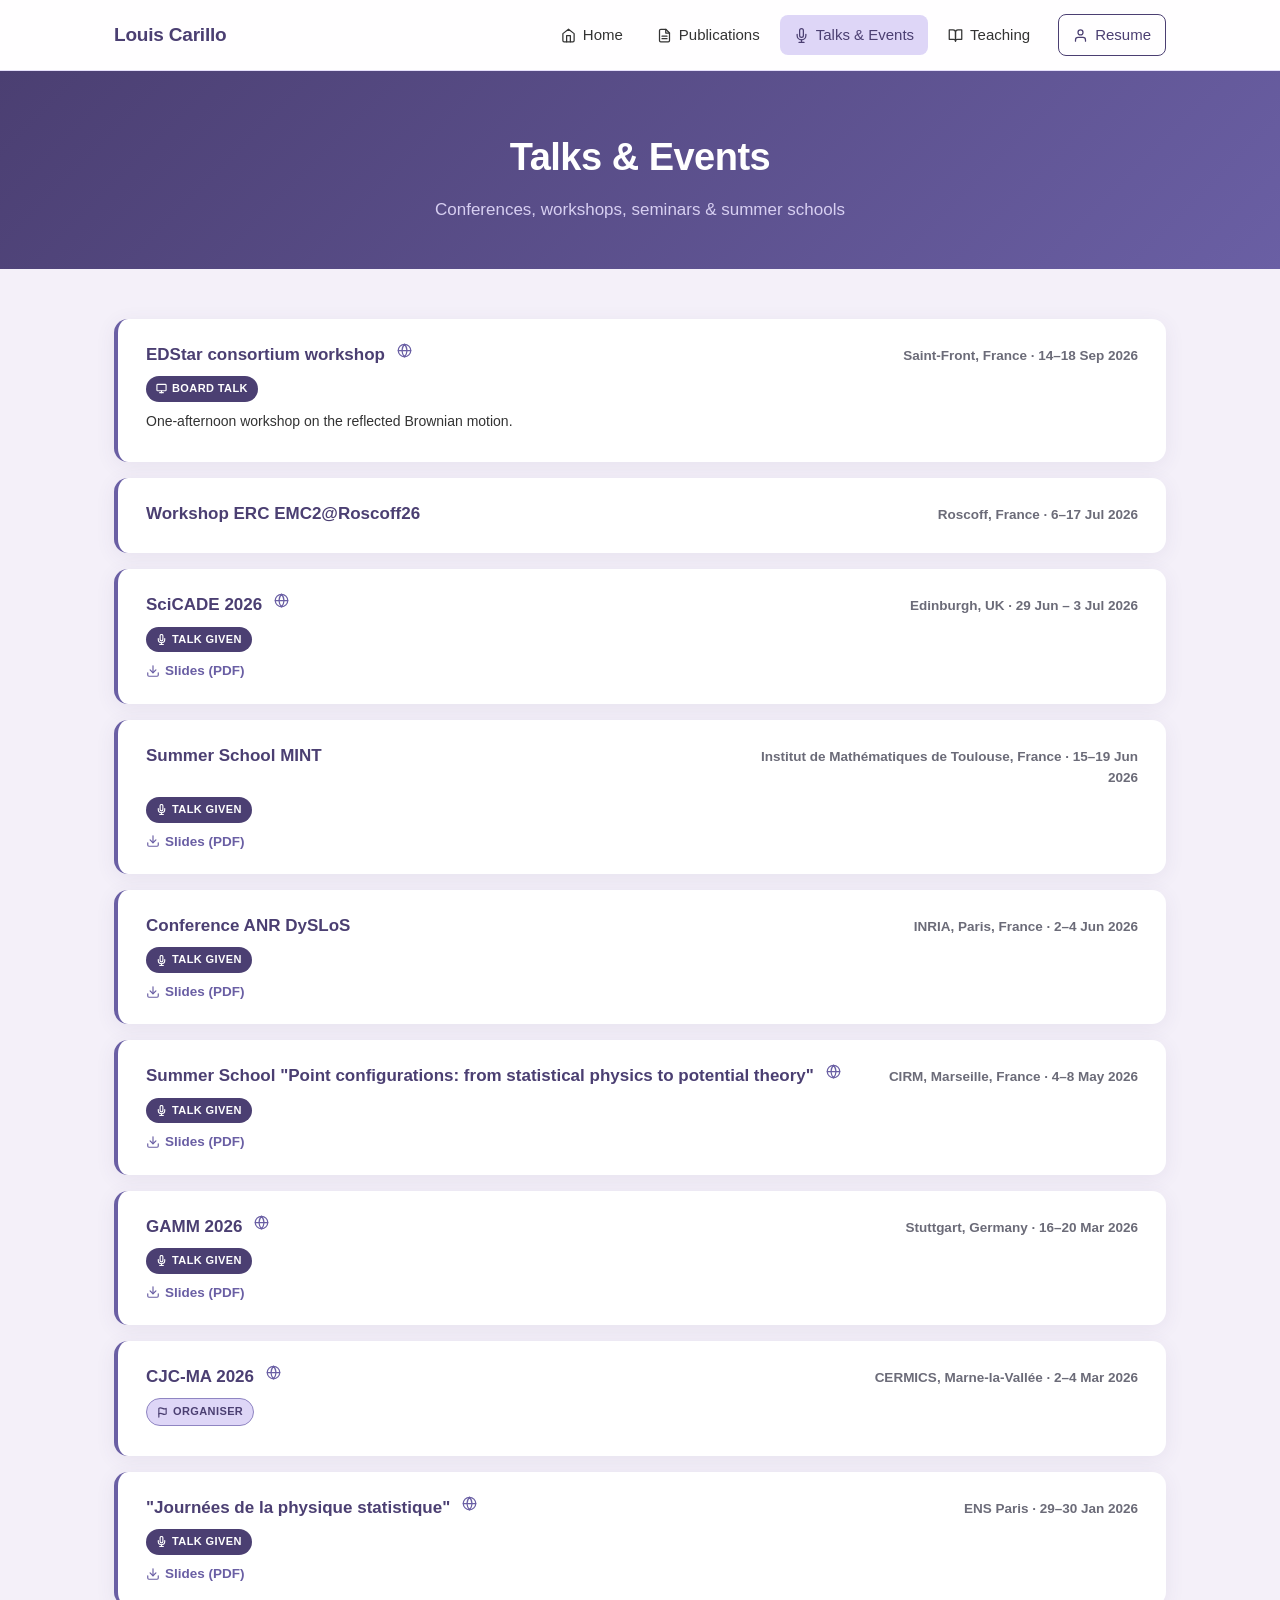
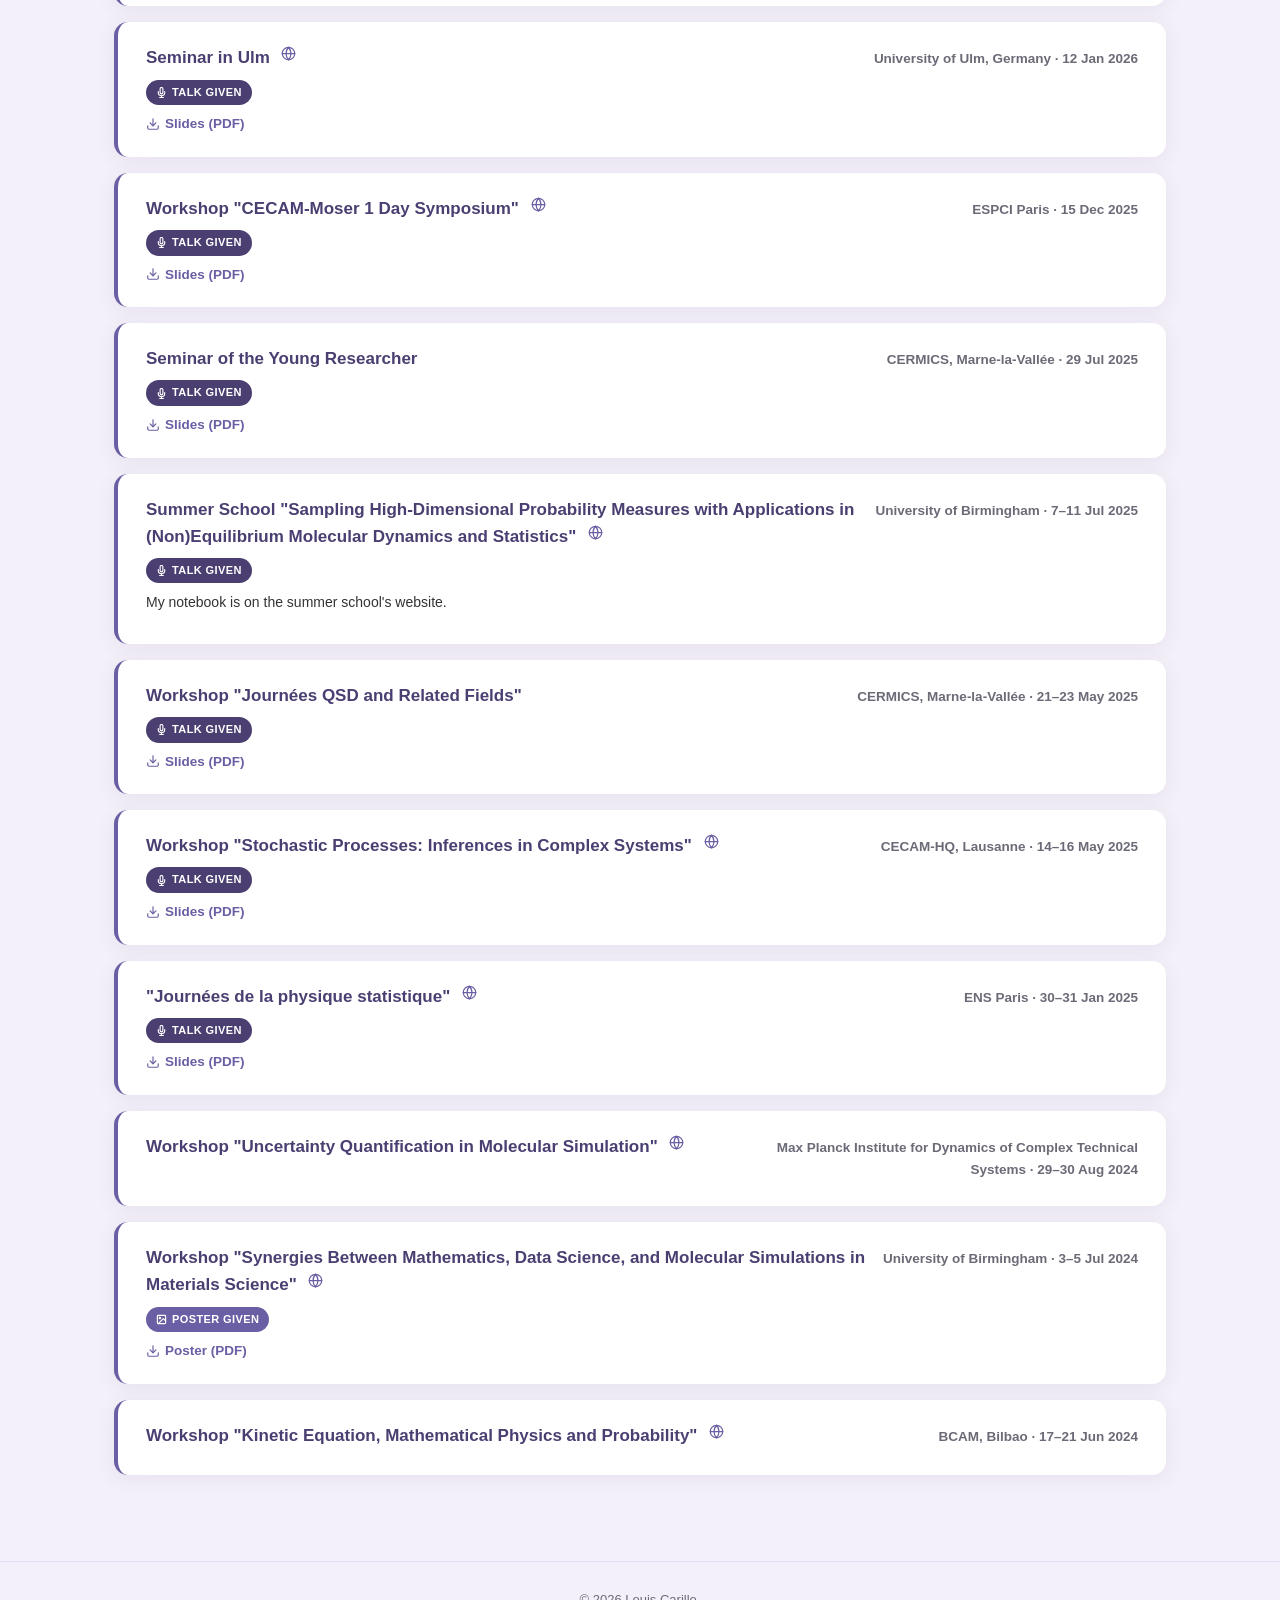
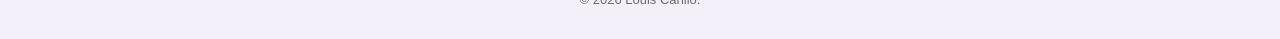
<file: talks.html>
<!DOCTYPE html>
<html lang="en">
<head>
<meta charset="UTF-8">
<meta name="viewport" content="width=device-width, initial-scale=1.0">
<meta http-equiv="X-UA-Compatible" content="ie=edge">
<title>Talks &amp; Events — Louis Carillo</title>
<link rel="stylesheet" href="style.css">
</head>
<body>

<nav class="navbar">
    <div class="nav-container">
        <a href="index.html" class="nav-logo">Louis Carillo</a>
        <input type="checkbox" id="nav-toggle" class="nav-toggle">
        <label for="nav-toggle" class="nav-hamburger">&#9776;</label>
        <ul class="nav-links">
            <li><a href="index.html"><svg viewBox="0 0 24 24" fill="none" stroke="currentColor" stroke-width="2" stroke-linecap="round" stroke-linejoin="round"><path d="M3 9l9-7 9 7v11a2 2 0 0 1-2 2H5a2 2 0 0 1-2-2z"/><polyline points="9 22 9 12 15 12 15 22"/></svg>Home</a></li>
            <li><a href="publications.html"><svg viewBox="0 0 24 24" fill="none" stroke="currentColor" stroke-width="2" stroke-linecap="round" stroke-linejoin="round"><path d="M14 2H6a2 2 0 0 0-2 2v16a2 2 0 0 0 2 2h12a2 2 0 0 0 2-2V8z"/><polyline points="14 2 14 8 20 8"/><line x1="16" y1="13" x2="8" y2="13"/><line x1="16" y1="17" x2="8" y2="17"/></svg>Publications</a></li>
            <li><a href="talks.html" class="active"><svg viewBox="0 0 24 24" fill="none" stroke="currentColor" stroke-width="2" stroke-linecap="round" stroke-linejoin="round"><path d="M12 1a3 3 0 0 0-3 3v8a3 3 0 0 0 6 0V4a3 3 0 0 0-3-3z"/><path d="M19 10v2a7 7 0 0 1-14 0v-2"/><line x1="12" y1="19" x2="12" y2="23"/><line x1="8" y1="23" x2="16" y2="23"/></svg>Talks &amp; Events</a></li>
            <li><a href="teaching.html"><svg viewBox="0 0 24 24" fill="none" stroke="currentColor" stroke-width="2" stroke-linecap="round" stroke-linejoin="round"><path d="M2 3h6a4 4 0 0 1 4 4v14a3 3 0 0 0-3-3H2z"/><path d="M22 3h-6a4 4 0 0 0-4 4v14a3 3 0 0 1 3-3h7z"/></svg>Teaching</a></li>
            <li><a href="resume.html" class="nav-cta"><svg viewBox="0 0 24 24" fill="none" stroke="currentColor" stroke-width="2" stroke-linecap="round" stroke-linejoin="round"><path d="M20 21v-2a4 4 0 0 0-4-4H8a4 4 0 0 0-4 4v2"/><circle cx="12" cy="7" r="4"/></svg>Resume</a></li>
        </ul>
    </div>
</nav>

<header class="page-banner">
    <h1>Talks &amp; Events</h1>
    <p>Conferences, workshops, seminars &amp; summer schools</p>
</header>

<main class="wrap">

    <article class="entry">
        <div class="entry-row">
            <h3>EDStar consortium workshop <a class="web-icon" href="https://www2.edstar.cnrs.fr/accueil/accueil.html" target="_blank" title="Consortium website"><svg viewBox="0 0 24 24" fill="none" stroke="currentColor" stroke-width="2" stroke-linecap="round" stroke-linejoin="round"><circle cx="12" cy="12" r="10"/><line x1="2" y1="12" x2="22" y2="12"/><path d="M12 2a15.3 15.3 0 0 1 4 10 15.3 15.3 0 0 1-4 10 15.3 15.3 0 0 1-4-10 15.3 15.3 0 0 1 4-10z"/></svg></a></h3>
            <span class="entry-meta">Saint-Front, France · 14–18 Sep 2026</span>
        </div>
        <div class="badges"><span class="badge badge-talk"><svg viewBox="0 0 24 24" fill="none" stroke="currentColor" stroke-width="2.5" stroke-linecap="round" stroke-linejoin="round"><rect x="2" y="3" width="20" height="14" rx="2"/><line x1="8" y1="21" x2="16" y2="21"/><line x1="12" y1="17" x2="12" y2="21"/></svg>Board talk</span></div>
        <p class="details">One-afternoon workshop on the reflected Brownian motion.</p>
    </article>

    <article class="entry">
        <div class="entry-row">
            <h3>Workshop ERC EMC2@Roscoff26</h3>
            <span class="entry-meta">Roscoff, France · 6–17 Jul 2026</span>
        </div>
    </article>

    <article class="entry">
        <div class="entry-row">
            <h3>SciCADE 2026 <a class="web-icon" href="https://scicade.org/" target="_blank" title="Conference website"><svg viewBox="0 0 24 24" fill="none" stroke="currentColor" stroke-width="2" stroke-linecap="round" stroke-linejoin="round"><circle cx="12" cy="12" r="10"/><line x1="2" y1="12" x2="22" y2="12"/><path d="M12 2a15.3 15.3 0 0 1 4 10 15.3 15.3 0 0 1-4 10 15.3 15.3 0 0 1-4-10 15.3 15.3 0 0 1 4-10z"/></svg></a></h3>
            <span class="entry-meta">Edinburgh, UK · 29 Jun – 3 Jul 2026</span>
        </div>
        <div class="badges"><span class="badge badge-talk"><svg viewBox="0 0 24 24" fill="none" stroke="currentColor" stroke-width="2.5" stroke-linecap="round" stroke-linejoin="round"><path d="M12 1a3 3 0 0 0-3 3v8a3 3 0 0 0 6 0V4a3 3 0 0 0-3-3z"/><path d="M19 10v2a7 7 0 0 1-14 0v-2"/><line x1="12" y1="19" x2="12" y2="23"/><line x1="8" y1="23" x2="16" y2="23"/></svg>Talk given</span></div>
        <div class="links">
            <a href="pdf/scicade.pdf" download>
                <svg viewBox="0 0 24 24" fill="none" stroke="currentColor" stroke-width="2" stroke-linecap="round" stroke-linejoin="round"><path d="M21 15v4a2 2 0 0 1-2 2H5a2 2 0 0 1-2-2v-4"/><polyline points="7 10 12 15 17 10"/><line x1="12" y1="15" x2="12" y2="3"/></svg>
                Slides (PDF)
            </a>
        </div>
    </article>

    <article class="entry">
        <div class="entry-row">
            <h3>Summer School MINT</h3>
            <span class="entry-meta">Institut de Mathématiques de Toulouse, France · 15–19 Jun 2026</span>
        </div>
        <div class="badges"><span class="badge badge-talk"><svg viewBox="0 0 24 24" fill="none" stroke="currentColor" stroke-width="2.5" stroke-linecap="round" stroke-linejoin="round"><path d="M12 1a3 3 0 0 0-3 3v8a3 3 0 0 0 6 0V4a3 3 0 0 0-3-3z"/><path d="M19 10v2a7 7 0 0 1-14 0v-2"/><line x1="12" y1="19" x2="12" y2="23"/><line x1="8" y1="23" x2="16" y2="23"/></svg>Talk given</span></div>
        <div class="links">
            <a href="pdf/mint.pdf" download>
                <svg viewBox="0 0 24 24" fill="none" stroke="currentColor" stroke-width="2" stroke-linecap="round" stroke-linejoin="round"><path d="M21 15v4a2 2 0 0 1-2 2H5a2 2 0 0 1-2-2v-4"/><polyline points="7 10 12 15 17 10"/><line x1="12" y1="15" x2="12" y2="3"/></svg>
                Slides (PDF)
            </a>
        </div>
    </article>

    <article class="entry">
        <div class="entry-row">
            <h3>Conference ANR DySLoS</h3>
            <span class="entry-meta">INRIA, Paris, France · 2–4 Jun 2026</span>
        </div>
        <div class="badges"><span class="badge badge-talk"><svg viewBox="0 0 24 24" fill="none" stroke="currentColor" stroke-width="2.5" stroke-linecap="round" stroke-linejoin="round"><path d="M12 1a3 3 0 0 0-3 3v8a3 3 0 0 0 6 0V4a3 3 0 0 0-3-3z"/><path d="M19 10v2a7 7 0 0 1-14 0v-2"/><line x1="12" y1="19" x2="12" y2="23"/><line x1="8" y1="23" x2="16" y2="23"/></svg>Talk given</span></div>
        <div class="links">
            <a href="pdf/slides-anr.pdf" download>
                <svg viewBox="0 0 24 24" fill="none" stroke="currentColor" stroke-width="2" stroke-linecap="round" stroke-linejoin="round"><path d="M21 15v4a2 2 0 0 1-2 2H5a2 2 0 0 1-2-2v-4"/><polyline points="7 10 12 15 17 10"/><line x1="12" y1="15" x2="12" y2="3"/></svg>
                Slides (PDF)
            </a>
        </div>
    </article>

    <article class="entry">
        <div class="entry-row">
            <h3>Summer School "Point configurations: from statistical physics to potential theory" <a class="web-icon" href="https://conferences.cirm-math.fr/3455.html" target="_blank" title="Event website"><svg viewBox="0 0 24 24" fill="none" stroke="currentColor" stroke-width="2" stroke-linecap="round" stroke-linejoin="round"><circle cx="12" cy="12" r="10"/><line x1="2" y1="12" x2="22" y2="12"/><path d="M12 2a15.3 15.3 0 0 1 4 10 15.3 15.3 0 0 1-4 10 15.3 15.3 0 0 1-4-10 15.3 15.3 0 0 1 4-10z"/></svg></a></h3>
            <span class="entry-meta">CIRM, Marseille, France · 4–8 May 2026</span>
        </div>
        <div class="badges"><span class="badge badge-talk"><svg viewBox="0 0 24 24" fill="none" stroke="currentColor" stroke-width="2.5" stroke-linecap="round" stroke-linejoin="round"><path d="M12 1a3 3 0 0 0-3 3v8a3 3 0 0 0 6 0V4a3 3 0 0 0-3-3z"/><path d="M19 10v2a7 7 0 0 1-14 0v-2"/><line x1="12" y1="19" x2="12" y2="23"/><line x1="8" y1="23" x2="16" y2="23"/></svg>Talk given</span></div>
        <div class="links">
            <a href="pdf/cirm.pdf" download>
                <svg viewBox="0 0 24 24" fill="none" stroke="currentColor" stroke-width="2" stroke-linecap="round" stroke-linejoin="round"><path d="M21 15v4a2 2 0 0 1-2 2H5a2 2 0 0 1-2-2v-4"/><polyline points="7 10 12 15 17 10"/><line x1="12" y1="15" x2="12" y2="3"/></svg>
                Slides (PDF)
            </a>
        </div>
    </article>

    <article class="entry">
        <div class="entry-row">
            <h3>GAMM 2026 <a class="web-icon" href="https://jahrestagung.gamm.org/annual-meeting-2026/96th-annual-meeting-2/" target="_blank" title="Conference website"><svg viewBox="0 0 24 24" fill="none" stroke="currentColor" stroke-width="2" stroke-linecap="round" stroke-linejoin="round"><circle cx="12" cy="12" r="10"/><line x1="2" y1="12" x2="22" y2="12"/><path d="M12 2a15.3 15.3 0 0 1 4 10 15.3 15.3 0 0 1-4 10 15.3 15.3 0 0 1-4-10 15.3 15.3 0 0 1 4-10z"/></svg></a></h3>
            <span class="entry-meta">Stuttgart, Germany · 16–20 Mar 2026</span>
        </div>
        <div class="badges"><span class="badge badge-talk"><svg viewBox="0 0 24 24" fill="none" stroke="currentColor" stroke-width="2.5" stroke-linecap="round" stroke-linejoin="round"><path d="M12 1a3 3 0 0 0-3 3v8a3 3 0 0 0 6 0V4a3 3 0 0 0-3-3z"/><path d="M19 10v2a7 7 0 0 1-14 0v-2"/><line x1="12" y1="19" x2="12" y2="23"/><line x1="8" y1="23" x2="16" y2="23"/></svg>Talk given</span></div>
        <div class="links">
            <a href="pdf/gamm_stuttgart.pdf" download>
                <svg viewBox="0 0 24 24" fill="none" stroke="currentColor" stroke-width="2" stroke-linecap="round" stroke-linejoin="round"><path d="M21 15v4a2 2 0 0 1-2 2H5a2 2 0 0 1-2-2v-4"/><polyline points="7 10 12 15 17 10"/><line x1="12" y1="15" x2="12" y2="3"/></svg>
                Slides (PDF)
            </a>
        </div>
    </article>

    <article class="entry">
        <div class="entry-row">
            <h3>CJC-MA 2026 <a class="web-icon" href="https://cjcma2026.sciencesconf.org/" target="_blank" title="Conference website"><svg viewBox="0 0 24 24" fill="none" stroke="currentColor" stroke-width="2" stroke-linecap="round" stroke-linejoin="round"><circle cx="12" cy="12" r="10"/><line x1="2" y1="12" x2="22" y2="12"/><path d="M12 2a15.3 15.3 0 0 1 4 10 15.3 15.3 0 0 1-4 10 15.3 15.3 0 0 1-4-10 15.3 15.3 0 0 1 4-10z"/></svg></a></h3>
            <span class="entry-meta">CERMICS, Marne-la-Vallée · 2–4 Mar 2026</span>
        </div>
        <div class="badges"><span class="badge badge-organiser"><svg viewBox="0 0 24 24" fill="none" stroke="currentColor" stroke-width="2.5" stroke-linecap="round" stroke-linejoin="round"><path d="M4 15s1-1 4-1 5 2 8 2 4-1 4-1V3s-1 1-4 1-5-2-8-2-4 1-4 1z"/><line x1="4" y1="22" x2="4" y2="15"/></svg>Organiser</span></div>
    </article>

    <article class="entry">
        <div class="entry-row">
            <h3>"Journées de la physique statistique" <a class="web-icon" href="https://jstat.phys.ens.fr/fr" target="_blank" title="Event website"><svg viewBox="0 0 24 24" fill="none" stroke="currentColor" stroke-width="2" stroke-linecap="round" stroke-linejoin="round"><circle cx="12" cy="12" r="10"/><line x1="2" y1="12" x2="22" y2="12"/><path d="M12 2a15.3 15.3 0 0 1 4 10 15.3 15.3 0 0 1-4 10 15.3 15.3 0 0 1-4-10 15.3 15.3 0 0 1 4-10z"/></svg></a></h3>
            <span class="entry-meta">ENS Paris · 29–30 Jan 2026</span>
        </div>
        <div class="badges"><span class="badge badge-talk"><svg viewBox="0 0 24 24" fill="none" stroke="currentColor" stroke-width="2.5" stroke-linecap="round" stroke-linejoin="round"><path d="M12 1a3 3 0 0 0-3 3v8a3 3 0 0 0 6 0V4a3 3 0 0 0-3-3z"/><path d="M19 10v2a7 7 0 0 1-14 0v-2"/><line x1="12" y1="19" x2="12" y2="23"/><line x1="8" y1="23" x2="16" y2="23"/></svg>Talk given</span></div>
        <div class="links">
            <a href="pdf/slide_journee_phy_stat2.pdf" download>
                <svg viewBox="0 0 24 24" fill="none" stroke="currentColor" stroke-width="2" stroke-linecap="round" stroke-linejoin="round"><path d="M21 15v4a2 2 0 0 1-2 2H5a2 2 0 0 1-2-2v-4"/><polyline points="7 10 12 15 17 10"/><line x1="12" y1="15" x2="12" y2="3"/></svg>
                Slides (PDF)
            </a>
        </div>
    </article>

    <article class="entry">
        <div class="entry-row">
            <h3>Seminar in Ulm <a class="web-icon" href="https://www.uni-ulm.de/en/homepage/event-detail/article/default-2d7be74f237b41564c6988bdf73b1170/" target="_blank" title="Event website"><svg viewBox="0 0 24 24" fill="none" stroke="currentColor" stroke-width="2" stroke-linecap="round" stroke-linejoin="round"><circle cx="12" cy="12" r="10"/><line x1="2" y1="12" x2="22" y2="12"/><path d="M12 2a15.3 15.3 0 0 1 4 10 15.3 15.3 0 0 1-4 10 15.3 15.3 0 0 1-4-10 15.3 15.3 0 0 1 4-10z"/></svg></a></h3>
            <span class="entry-meta">University of Ulm, Germany · 12 Jan 2026</span>
        </div>
        <div class="badges"><span class="badge badge-talk"><svg viewBox="0 0 24 24" fill="none" stroke="currentColor" stroke-width="2.5" stroke-linecap="round" stroke-linejoin="round"><path d="M12 1a3 3 0 0 0-3 3v8a3 3 0 0 0 6 0V4a3 3 0 0 0-3-3z"/><path d="M19 10v2a7 7 0 0 1-14 0v-2"/><line x1="12" y1="19" x2="12" y2="23"/><line x1="8" y1="23" x2="16" y2="23"/></svg>Talk given</span></div>
        <div class="links">
            <a href="pdf/ulm.pdf" download>
                <svg viewBox="0 0 24 24" fill="none" stroke="currentColor" stroke-width="2" stroke-linecap="round" stroke-linejoin="round"><path d="M21 15v4a2 2 0 0 1-2 2H5a2 2 0 0 1-2-2v-4"/><polyline points="7 10 12 15 17 10"/><line x1="12" y1="15" x2="12" y2="3"/></svg>
                Slides (PDF)
            </a>
        </div>
    </article>

    <article class="entry">
        <div class="entry-row">
            <h3>Workshop "CECAM-Moser 1 Day Symposium" <a class="web-icon" href="https://www.cecam.org/workshop-details/cecam-moser-1-day-symposium-2025-1472" target="_blank" title="Event website"><svg viewBox="0 0 24 24" fill="none" stroke="currentColor" stroke-width="2" stroke-linecap="round" stroke-linejoin="round"><circle cx="12" cy="12" r="10"/><line x1="2" y1="12" x2="22" y2="12"/><path d="M12 2a15.3 15.3 0 0 1 4 10 15.3 15.3 0 0 1-4 10 15.3 15.3 0 0 1-4-10 15.3 15.3 0 0 1 4-10z"/></svg></a></h3>
            <span class="entry-meta">ESPCI Paris · 15 Dec 2025</span>
        </div>
        <div class="badges"><span class="badge badge-talk"><svg viewBox="0 0 24 24" fill="none" stroke="currentColor" stroke-width="2.5" stroke-linecap="round" stroke-linejoin="round"><path d="M12 1a3 3 0 0 0-3 3v8a3 3 0 0 0 6 0V4a3 3 0 0 0-3-3z"/><path d="M19 10v2a7 7 0 0 1-14 0v-2"/><line x1="12" y1="19" x2="12" y2="23"/><line x1="8" y1="23" x2="16" y2="23"/></svg>Talk given</span></div>
        <div class="links">
            <a href="pdf/cecam2025_2.pdf" download>
                <svg viewBox="0 0 24 24" fill="none" stroke="currentColor" stroke-width="2" stroke-linecap="round" stroke-linejoin="round"><path d="M21 15v4a2 2 0 0 1-2 2H5a2 2 0 0 1-2-2v-4"/><polyline points="7 10 12 15 17 10"/><line x1="12" y1="15" x2="12" y2="3"/></svg>
                Slides (PDF)
            </a>
        </div>
    </article>

    <article class="entry">
        <div class="entry-row">
            <h3>Seminar of the Young Researcher</h3>
            <span class="entry-meta">CERMICS, Marne-la-Vallée · 29 Jul 2025</span>
        </div>
        <div class="badges"><span class="badge badge-talk"><svg viewBox="0 0 24 24" fill="none" stroke="currentColor" stroke-width="2.5" stroke-linecap="round" stroke-linejoin="round"><path d="M12 1a3 3 0 0 0-3 3v8a3 3 0 0 0 6 0V4a3 3 0 0 0-3-3z"/><path d="M19 10v2a7 7 0 0 1-14 0v-2"/><line x1="12" y1="19" x2="12" y2="23"/><line x1="8" y1="23" x2="16" y2="23"/></svg>Talk given</span></div>
        <div class="links">
            <a href="pdf/Young2025.pdf" download>
                <svg viewBox="0 0 24 24" fill="none" stroke="currentColor" stroke-width="2" stroke-linecap="round" stroke-linejoin="round"><path d="M21 15v4a2 2 0 0 1-2 2H5a2 2 0 0 1-2-2v-4"/><polyline points="7 10 12 15 17 10"/><line x1="12" y1="15" x2="12" y2="3"/></svg>
                Slides (PDF)
            </a>
        </div>
    </article>

    <article class="entry">
        <div class="entry-row">
            <h3>Summer School "Sampling High-Dimensional Probability Measures with Applications in (Non)Equilibrium Molecular Dynamics and Statistics" <a class="web-icon" href="https://www.cecam.org/workshop-details/summer-school-on-sampling-high-dimensional-probability-measures-with-applications-in-nonequilibrium-molecular-dynamics-and-statistics-1448" target="_blank" title="Event website"><svg viewBox="0 0 24 24" fill="none" stroke="currentColor" stroke-width="2" stroke-linecap="round" stroke-linejoin="round"><circle cx="12" cy="12" r="10"/><line x1="2" y1="12" x2="22" y2="12"/><path d="M12 2a15.3 15.3 0 0 1 4 10 15.3 15.3 0 0 1-4 10 15.3 15.3 0 0 1-4-10 15.3 15.3 0 0 1 4-10z"/></svg></a></h3>
            <span class="entry-meta">University of Birmingham · 7–11 Jul 2025</span>
        </div>
        <div class="badges"><span class="badge badge-talk"><svg viewBox="0 0 24 24" fill="none" stroke="currentColor" stroke-width="2.5" stroke-linecap="round" stroke-linejoin="round"><path d="M12 1a3 3 0 0 0-3 3v8a3 3 0 0 0 6 0V4a3 3 0 0 0-3-3z"/><path d="M19 10v2a7 7 0 0 1-14 0v-2"/><line x1="12" y1="19" x2="12" y2="23"/><line x1="8" y1="23" x2="16" y2="23"/></svg>Talk given</span></div>
        <p class="details">My notebook is on the summer school's website.</p>
    </article>

    <article class="entry">
        <div class="entry-row">
            <h3>Workshop "Journées QSD and Related Fields"</h3>
            <span class="entry-meta">CERMICS, Marne-la-Vallée · 21–23 May 2025</span>
        </div>
        <div class="badges"><span class="badge badge-talk"><svg viewBox="0 0 24 24" fill="none" stroke="currentColor" stroke-width="2.5" stroke-linecap="round" stroke-linejoin="round"><path d="M12 1a3 3 0 0 0-3 3v8a3 3 0 0 0 6 0V4a3 3 0 0 0-3-3z"/><path d="M19 10v2a7 7 0 0 1-14 0v-2"/><line x1="12" y1="19" x2="12" y2="23"/><line x1="8" y1="23" x2="16" y2="23"/></svg>Talk given</span></div>
        <div class="links">
            <a href="pdf/QSD2025.pdf" download>
                <svg viewBox="0 0 24 24" fill="none" stroke="currentColor" stroke-width="2" stroke-linecap="round" stroke-linejoin="round"><path d="M21 15v4a2 2 0 0 1-2 2H5a2 2 0 0 1-2-2v-4"/><polyline points="7 10 12 15 17 10"/><line x1="12" y1="15" x2="12" y2="3"/></svg>
                Slides (PDF)
            </a>
        </div>
    </article>

    <article class="entry">
        <div class="entry-row">
            <h3>Workshop "Stochastic Processes: Inferences in Complex Systems" <a class="web-icon" href="https://www.cecam.org/workshop-details/stochastics-processes-inferences-in-complex-systems-1390" target="_blank" title="Event website"><svg viewBox="0 0 24 24" fill="none" stroke="currentColor" stroke-width="2" stroke-linecap="round" stroke-linejoin="round"><circle cx="12" cy="12" r="10"/><line x1="2" y1="12" x2="22" y2="12"/><path d="M12 2a15.3 15.3 0 0 1 4 10 15.3 15.3 0 0 1-4 10 15.3 15.3 0 0 1-4-10 15.3 15.3 0 0 1 4-10z"/></svg></a></h3>
            <span class="entry-meta">CECAM-HQ, Lausanne · 14–16 May 2025</span>
        </div>
        <div class="badges"><span class="badge badge-talk"><svg viewBox="0 0 24 24" fill="none" stroke="currentColor" stroke-width="2.5" stroke-linecap="round" stroke-linejoin="round"><path d="M12 1a3 3 0 0 0-3 3v8a3 3 0 0 0 6 0V4a3 3 0 0 0-3-3z"/><path d="M19 10v2a7 7 0 0 1-14 0v-2"/><line x1="12" y1="19" x2="12" y2="23"/><line x1="8" y1="23" x2="16" y2="23"/></svg>Talk given</span></div>
        <div class="links">
            <a href="pdf/cecam2025.pdf" download>
                <svg viewBox="0 0 24 24" fill="none" stroke="currentColor" stroke-width="2" stroke-linecap="round" stroke-linejoin="round"><path d="M21 15v4a2 2 0 0 1-2 2H5a2 2 0 0 1-2-2v-4"/><polyline points="7 10 12 15 17 10"/><line x1="12" y1="15" x2="12" y2="3"/></svg>
                Slides (PDF)
            </a>
        </div>
    </article>

    <article class="entry">
        <div class="entry-row">
            <h3>"Journées de la physique statistique" <a class="web-icon" href="https://jstat.phys.ens.fr/fr" target="_blank" title="Event website"><svg viewBox="0 0 24 24" fill="none" stroke="currentColor" stroke-width="2" stroke-linecap="round" stroke-linejoin="round"><circle cx="12" cy="12" r="10"/><line x1="2" y1="12" x2="22" y2="12"/><path d="M12 2a15.3 15.3 0 0 1 4 10 15.3 15.3 0 0 1-4 10 15.3 15.3 0 0 1-4-10 15.3 15.3 0 0 1 4-10z"/></svg></a></h3>
            <span class="entry-meta">ENS Paris · 30–31 Jan 2025</span>
        </div>
        <div class="badges"><span class="badge badge-talk"><svg viewBox="0 0 24 24" fill="none" stroke="currentColor" stroke-width="2.5" stroke-linecap="round" stroke-linejoin="round"><path d="M12 1a3 3 0 0 0-3 3v8a3 3 0 0 0 6 0V4a3 3 0 0 0-3-3z"/><path d="M19 10v2a7 7 0 0 1-14 0v-2"/><line x1="12" y1="19" x2="12" y2="23"/><line x1="8" y1="23" x2="16" y2="23"/></svg>Talk given</span></div>
        <div class="links">
            <a href="pdf/slide_journee_phy_stat.pdf" download>
                <svg viewBox="0 0 24 24" fill="none" stroke="currentColor" stroke-width="2" stroke-linecap="round" stroke-linejoin="round"><path d="M21 15v4a2 2 0 0 1-2 2H5a2 2 0 0 1-2-2v-4"/><polyline points="7 10 12 15 17 10"/><line x1="12" y1="15" x2="12" y2="3"/></svg>
                Slides (PDF)
            </a>
        </div>
    </article>

    <article class="entry">
        <div class="entry-row">
            <h3>Workshop "Uncertainty Quantification in Molecular Simulation" <a class="web-icon" href="https://indico3.mpi-magdeburg.mpg.de/event/40/" target="_blank" title="Event website"><svg viewBox="0 0 24 24" fill="none" stroke="currentColor" stroke-width="2" stroke-linecap="round" stroke-linejoin="round"><circle cx="12" cy="12" r="10"/><line x1="2" y1="12" x2="22" y2="12"/><path d="M12 2a15.3 15.3 0 0 1 4 10 15.3 15.3 0 0 1-4 10 15.3 15.3 0 0 1-4-10 15.3 15.3 0 0 1 4-10z"/></svg></a></h3>
            <span class="entry-meta">Max Planck Institute for Dynamics of Complex Technical Systems · 29–30 Aug 2024</span>
        </div>
    </article>

    <article class="entry">
        <div class="entry-row">
            <h3>Workshop "Synergies Between Mathematics, Data Science, and Molecular Simulations in Materials Science" <a class="web-icon" href="https://sites.google.com/site/xiaochengshang/network/bham-workshop-july-24" target="_blank" title="Event website"><svg viewBox="0 0 24 24" fill="none" stroke="currentColor" stroke-width="2" stroke-linecap="round" stroke-linejoin="round"><circle cx="12" cy="12" r="10"/><line x1="2" y1="12" x2="22" y2="12"/><path d="M12 2a15.3 15.3 0 0 1 4 10 15.3 15.3 0 0 1-4 10 15.3 15.3 0 0 1-4-10 15.3 15.3 0 0 1 4-10z"/></svg></a></h3>
            <span class="entry-meta">University of Birmingham · 3–5 Jul 2024</span>
        </div>
        <div class="badges"><span class="badge badge-poster"><svg viewBox="0 0 24 24" fill="none" stroke="currentColor" stroke-width="2.5" stroke-linecap="round" stroke-linejoin="round"><rect x="3" y="3" width="18" height="18" rx="2" ry="2"/><circle cx="8.5" cy="8.5" r="1.5"/><polyline points="21 15 16 10 5 21"/></svg>Poster given</span></div>
        <div class="links">
            <a href="pdf/posterBirmingham.pdf" download>
                <svg viewBox="0 0 24 24" fill="none" stroke="currentColor" stroke-width="2" stroke-linecap="round" stroke-linejoin="round"><path d="M21 15v4a2 2 0 0 1-2 2H5a2 2 0 0 1-2-2v-4"/><polyline points="7 10 12 15 17 10"/><line x1="12" y1="15" x2="12" y2="3"/></svg>
                Poster (PDF)
            </a>
        </div>
    </article>

    <article class="entry">
        <div class="entry-row">
            <h3>Workshop "Kinetic Equation, Mathematical Physics and Probability" <a class="web-icon" href="https://www.bcamath.org/events/kemap/en/" target="_blank" title="Event website"><svg viewBox="0 0 24 24" fill="none" stroke="currentColor" stroke-width="2" stroke-linecap="round" stroke-linejoin="round"><circle cx="12" cy="12" r="10"/><line x1="2" y1="12" x2="22" y2="12"/><path d="M12 2a15.3 15.3 0 0 1 4 10 15.3 15.3 0 0 1-4 10 15.3 15.3 0 0 1-4-10 15.3 15.3 0 0 1 4-10z"/></svg></a></h3>
            <span class="entry-meta">BCAM, Bilbao · 17–21 Jun 2024</span>
        </div>
    </article>

</main>

<footer class="site-footer">
    &copy; 2026 Louis Carillo.
</footer>

</body>
</html>
</file>
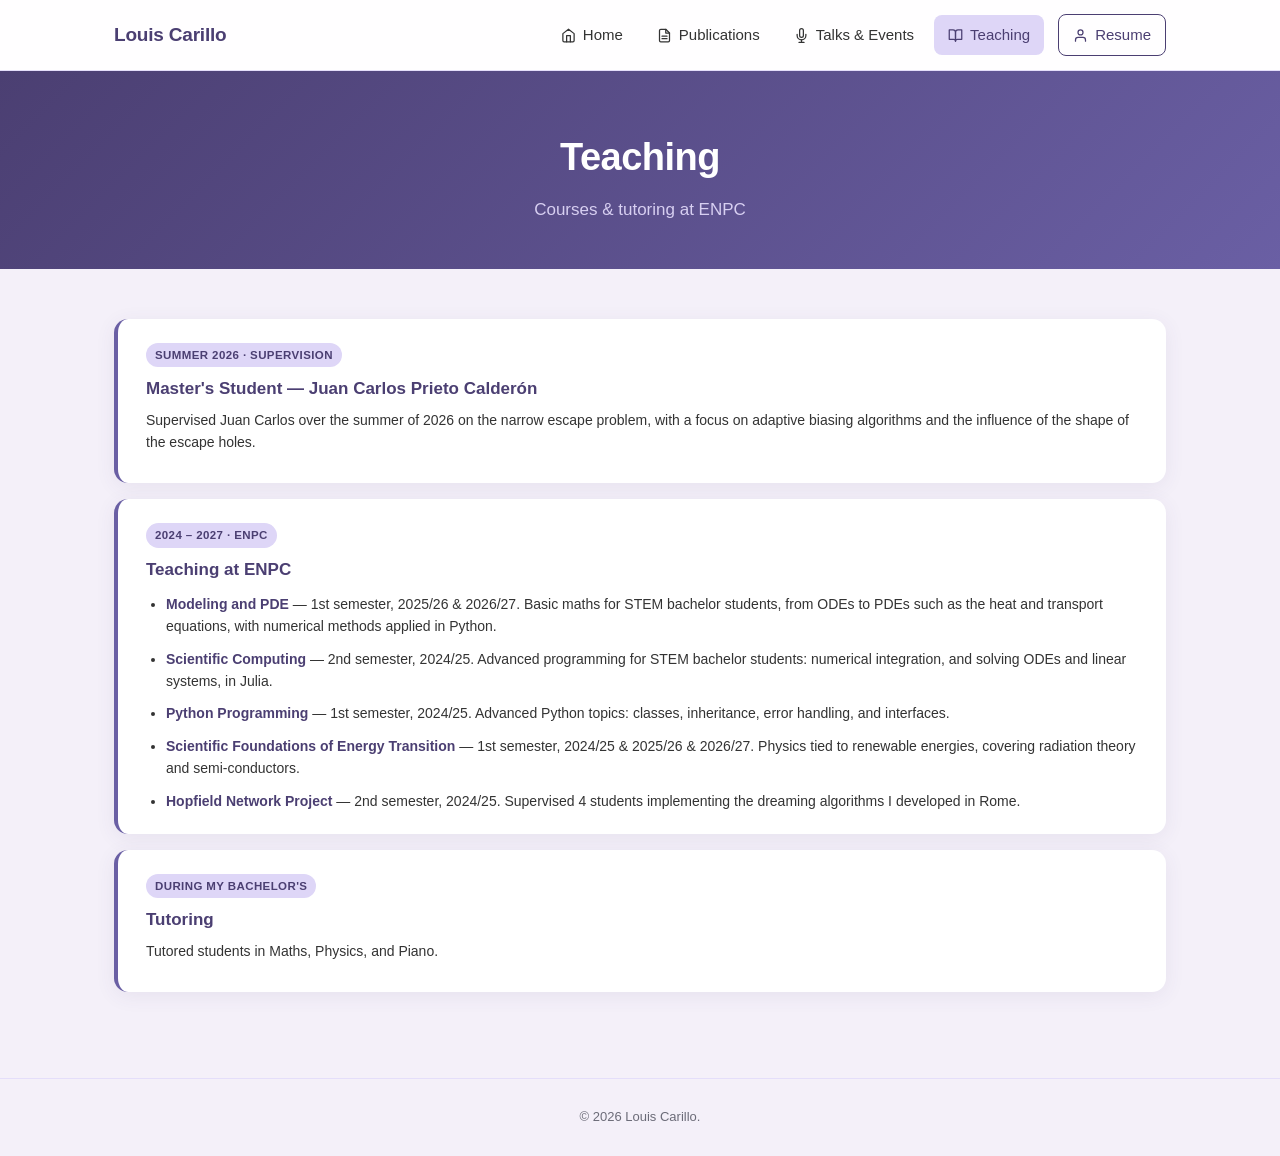
<file: teaching.html>
<!DOCTYPE html>
<html lang="en">
<head>
<meta charset="UTF-8">
<meta name="viewport" content="width=device-width, initial-scale=1.0">
<meta http-equiv="X-UA-Compatible" content="ie=edge">
<title>Teaching — Louis Carillo</title>
<link rel="stylesheet" href="style.css">
</head>
<body>

<nav class="navbar">
    <div class="nav-container">
        <a href="index.html" class="nav-logo">Louis Carillo</a>
        <input type="checkbox" id="nav-toggle" class="nav-toggle">
        <label for="nav-toggle" class="nav-hamburger">&#9776;</label>
        <ul class="nav-links">
            <li><a href="index.html"><svg viewBox="0 0 24 24" fill="none" stroke="currentColor" stroke-width="2" stroke-linecap="round" stroke-linejoin="round"><path d="M3 9l9-7 9 7v11a2 2 0 0 1-2 2H5a2 2 0 0 1-2-2z"/><polyline points="9 22 9 12 15 12 15 22"/></svg>Home</a></li>
            <li><a href="publications.html"><svg viewBox="0 0 24 24" fill="none" stroke="currentColor" stroke-width="2" stroke-linecap="round" stroke-linejoin="round"><path d="M14 2H6a2 2 0 0 0-2 2v16a2 2 0 0 0 2 2h12a2 2 0 0 0 2-2V8z"/><polyline points="14 2 14 8 20 8"/><line x1="16" y1="13" x2="8" y2="13"/><line x1="16" y1="17" x2="8" y2="17"/></svg>Publications</a></li>
            <li><a href="talks.html"><svg viewBox="0 0 24 24" fill="none" stroke="currentColor" stroke-width="2" stroke-linecap="round" stroke-linejoin="round"><path d="M12 1a3 3 0 0 0-3 3v8a3 3 0 0 0 6 0V4a3 3 0 0 0-3-3z"/><path d="M19 10v2a7 7 0 0 1-14 0v-2"/><line x1="12" y1="19" x2="12" y2="23"/><line x1="8" y1="23" x2="16" y2="23"/></svg>Talks &amp; Events</a></li>
            <li><a href="teaching.html" class="active"><svg viewBox="0 0 24 24" fill="none" stroke="currentColor" stroke-width="2" stroke-linecap="round" stroke-linejoin="round"><path d="M2 3h6a4 4 0 0 1 4 4v14a3 3 0 0 0-3-3H2z"/><path d="M22 3h-6a4 4 0 0 0-4 4v14a3 3 0 0 1 3-3h7z"/></svg>Teaching</a></li>
            <li><a href="resume.html" class="nav-cta"><svg viewBox="0 0 24 24" fill="none" stroke="currentColor" stroke-width="2" stroke-linecap="round" stroke-linejoin="round"><path d="M20 21v-2a4 4 0 0 0-4-4H8a4 4 0 0 0-4 4v2"/><circle cx="12" cy="7" r="4"/></svg>Resume</a></li>
        </ul>
    </div>
</nav>

<header class="page-banner">
    <h1>Teaching</h1>
    <p>Courses &amp; tutoring at ENPC</p>
</header>

<main class="wrap">

    <article class="entry">
        <span class="tag">Summer 2026 · Supervision</span>
        <h3>Master's Student — Juan Carlos Prieto Calderón</h3>
        <p class="details">Supervised Juan Carlos over the summer of 2026 on the narrow escape problem, with a focus on adaptive biasing algorithms and the influence of the shape of the escape holes.</p>
    </article>

    <article class="entry">
        <span class="tag">2024 – 2027 · ENPC</span>
        <h3>Teaching at ENPC</h3>
        <ul class="teaching-list">
            <li><strong>Modeling and PDE</strong> — 1st semester, 2025/26 &amp; 2026/27. Basic maths for STEM bachelor students, from ODEs to PDEs such as the heat and transport equations, with numerical methods applied in Python.</li>
            <li><strong>Scientific Computing</strong> — 2nd semester, 2024/25. Advanced programming for STEM bachelor students: numerical integration, and solving ODEs and linear systems, in Julia.</li>
            <li><strong>Python Programming</strong> — 1st semester, 2024/25. Advanced Python topics: classes, inheritance, error handling, and interfaces.</li>
            <li><strong>Scientific Foundations of Energy Transition</strong> — 1st semester, 2024/25 &amp; 2025/26 &amp; 2026/27. Physics tied to renewable energies, covering radiation theory and semi-conductors.</li>
            <li><strong>Hopfield Network Project</strong> — 2nd semester, 2024/25. Supervised 4 students implementing the dreaming algorithms I developed in Rome.</li>
        </ul>
    </article>

    <article class="entry">
        <span class="tag">During my Bachelor's</span>
        <h3>Tutoring</h3>
        <p class="details">Tutored students in Maths, Physics, and Piano.</p>
    </article>

</main>

<footer class="site-footer">
    &copy; 2026 Louis Carillo.
</footer>

</body>
</html>
</file>
<file: style.css>
/* =========================================================
   Louis Carillo — shared site styles
   Colour scheme carried over from the original single-page site
   ========================================================= */

:root {
    --bg: #f4f0f9;
    --white: #ffffff;
    --text: #333333;
    --text-light: #6b6b78;
    --purple-dark: #4b3f72;
    --purple: #6a5fa4;
    --purple-light: #8f85c2;
    --lavender: #ded6f7;
    --border: #e4defa;
    --shadow: 0 4px 20px rgba(75, 63, 114, 0.08);
    --shadow-hover: 0 10px 30px rgba(75, 63, 114, 0.16);
    --radius: 14px;
    --max-width: 1100px;
}

* { box-sizing: border-box; }

html { scroll-behavior: smooth; }

body {
    font-family: -apple-system, BlinkMacSystemFont, "Segoe UI", Roboto, Helvetica, Arial, sans-serif;
    background-color: var(--bg);
    color: var(--text);
    margin: 0;
    padding: 0;
    line-height: 1.6;
    -webkit-font-smoothing: antialiased;
}

a { color: var(--purple-dark); text-decoration: none; }
a:hover { color: var(--purple); }

img { max-width: 100%; }

/* ---------- Navigation ---------- */

.navbar {
    position: sticky;
    top: 0;
    z-index: 100;
    background: rgba(255, 255, 255, 0.92);
    backdrop-filter: saturate(180%) blur(10px);
    border-bottom: 1px solid var(--border);
}

.nav-container {
    max-width: var(--max-width);
    margin: 0 auto;
    padding: 14px 24px;
    display: flex;
    align-items: center;
    justify-content: space-between;
}

.nav-logo {
    font-weight: 700;
    font-size: 19px;
    color: var(--purple-dark);
    letter-spacing: -0.2px;
}

.nav-links {
    list-style: none;
    display: flex;
    align-items: center;
    gap: 6px;
    margin: 0;
    padding: 0;
}

.nav-links a {
    display: inline-flex;
    align-items: center;
    gap: 7px;
    padding: 8px 14px;
    border-radius: 8px;
    font-size: 15px;
    font-weight: 500;
    color: var(--text);
    transition: background-color 0.15s ease, color 0.15s ease, border-color 0.15s ease;
}

.nav-links a svg { width: 15px; height: 15px; flex-shrink: 0; }

.nav-links a:hover {
    background-color: var(--bg);
    color: var(--purple-dark);
}

.nav-links a.active {
    color: var(--purple-dark);
    background-color: var(--lavender);
}

.nav-links a.nav-cta {
    background-color: transparent;
    border: 1.5px solid var(--purple-dark);
    color: var(--purple-dark);
    margin-left: 8px;
}

.nav-links a.nav-cta:hover {
    background-color: var(--purple-dark);
    color: var(--white);
}

.nav-links a.nav-cta.active {
    background-color: var(--purple-dark);
    border-color: var(--purple-dark);
    color: var(--white);
}

.nav-toggle,
.nav-hamburger { display: none; }

/* ---------- Page banner (non-home pages) ---------- */

.page-banner {
    background: linear-gradient(135deg, var(--purple-dark), var(--purple));
    color: var(--white);
    text-align: center;
    padding: 56px 24px 46px;
}

.page-banner h1 {
    margin: 0 0 8px;
    font-size: 38px;
    font-weight: 700;
    letter-spacing: -0.5px;
}

.page-banner p {
    margin: 0;
    font-size: 17px;
    color: var(--lavender);
    opacity: 0.95;
}

/* ---------- Hero (home page) ---------- */

.hero {
    background: linear-gradient(135deg, var(--purple-dark), var(--purple));
    color: var(--white);
    text-align: center;
    padding: 64px 24px 56px;
}

.hero-photo {
    width: 128px;
    height: 128px;
    border-radius: 50%;
    object-fit: cover;
    border: 4px solid rgba(255, 255, 255, 0.85);
    box-shadow: 0 8px 30px rgba(0, 0, 0, 0.25);
    margin-bottom: 22px;
}

.hero h1 {
    margin: 0 0 6px;
    font-size: 40px;
    font-weight: 700;
    letter-spacing: -0.5px;
}

.hero .hero-title {
    font-size: 19px;
    font-weight: 500;
    color: var(--lavender);
    margin: 0 0 6px;
}

.hero .hero-sub {
    font-size: 15px;
    color: rgba(255, 255, 255, 0.8);
    margin: 0 0 26px;
}

.hero-actions {
    display: flex;
    align-items: center;
    justify-content: center;
    gap: 12px;
    flex-wrap: wrap;
}

.icon-link {
    display: inline-flex;
    align-items: center;
    gap: 8px;
    padding: 9px 18px;
    border-radius: 24px;
    border: 1.5px solid rgba(255, 255, 255, 0.55);
    color: var(--white);
    font-size: 14px;
    font-weight: 500;
    transition: background-color 0.15s ease, border-color 0.15s ease, transform 0.15s ease;
}

.icon-link:hover {
    background-color: rgba(255, 255, 255, 0.15);
    border-color: var(--white);
    color: var(--white);
    transform: translateY(-1px);
}

.icon-link.filled {
    background-color: var(--white);
    color: var(--purple-dark);
    border-color: var(--white);
}

.icon-link.filled:hover {
    background-color: var(--lavender);
    color: var(--purple-dark);
}

.icon-link svg { width: 16px; height: 16px; flex-shrink: 0; }

/* ---------- Layout wrapper ---------- */

.wrap {
    max-width: var(--max-width);
    margin: 0 auto;
    padding: 50px 24px 70px;
}

/* ---------- Section headings ---------- */

.section-heading {
    font-size: 26px;
    color: var(--purple-dark);
    margin: 0 0 26px;
    font-weight: 700;
    letter-spacing: -0.3px;
}

.section { margin-bottom: 50px; }

/* ---------- Cards (generic) ---------- */

.card {
    background: var(--white);
    border-radius: var(--radius);
    box-shadow: var(--shadow);
    padding: 28px 32px;
}

/* ---------- Research interests (home) ---------- */

.research-intro {
    background: var(--white);
    border-radius: var(--radius);
    box-shadow: var(--shadow);
    padding: 34px 38px;
    margin-bottom: 26px;
}

.research-intro p { margin: 0 0 16px; color: var(--text); }
.research-intro p:last-child { margin-bottom: 0; }

.research-figure {
    display: block;
    margin: 24px auto 4px;
    max-width: 420px;
    border-radius: 10px;
}

.research-subheading {
    font-size: 19px;
    color: var(--purple-dark);
    margin: 30px 0 10px;
    font-weight: 600;
}

.project-links {
    display: flex;
    flex-wrap: wrap;
    gap: 10px 24px;
    margin-top: 18px;
    font-weight: 600;
    font-size: 15px;
}

.research-topics {
    list-style: none;
    padding: 0;
    margin: 20px 0 0;
    display: grid;
    grid-template-columns: repeat(2, 1fr);
    gap: 14px;
}

.research-topics li {
    background: var(--bg);
    border-left: 3px solid var(--purple);
    border-radius: 8px;
    padding: 14px 16px;
    font-size: 14.5px;
}

.research-topics strong { color: var(--purple-dark); }

/* ---------- Entry list (publications / talks / teaching) ---------- */

.entry {
    background: var(--white);
    border-radius: var(--radius);
    box-shadow: var(--shadow);
    padding: 22px 28px;
    margin-bottom: 16px;
    border-left: 4px solid var(--purple);
    transition: box-shadow 0.18s ease, transform 0.18s ease;
}

.entry:hover {
    box-shadow: var(--shadow-hover);
    transform: translateY(-2px);
}

.entry h3 {
    margin: 0 0 6px;
    font-size: 17px;
    color: var(--purple-dark);
    font-weight: 700;
}

.entry .meta {
    font-size: 14px;
    color: var(--text-light);
    font-style: italic;
    margin: 0 0 10px;
}

.entry .details {
    font-size: 14px;
    color: var(--text);
    margin: 0 0 8px;
}

.entry .links { display: flex; gap: 14px; flex-wrap: wrap; margin-top: 8px; }

.entry .links a {
    font-size: 13.5px;
    font-weight: 600;
    color: var(--purple);
    display: inline-flex;
    align-items: center;
    gap: 5px;
}

.entry .links a:hover { color: var(--purple-dark); }
.entry .links svg { width: 14px; height: 14px; }

.tag {
    display: inline-block;
    font-size: 11.5px;
    font-weight: 700;
    text-transform: uppercase;
    letter-spacing: 0.4px;
    color: var(--purple-dark);
    background: var(--lavender);
    padding: 3px 9px;
    border-radius: 20px;
    margin-bottom: 8px;
}

/* ---------- Talks: one-line header (name left, place/date right) ---------- */

.entry-row {
    display: flex;
    justify-content: space-between;
    align-items: baseline;
    gap: 16px;
    margin-bottom: 4px;
}

.entry-row h3 { margin: 0; flex: 1 1 0; min-width: 0; }

.entry-row .entry-meta {
    max-width: 40%;
    text-align: right;
    font-size: 13.5px;
    font-weight: 600;
    color: var(--text-light);
    flex-shrink: 0;
}

.web-icon {
    display: inline-flex;
    align-items: center;
    position: relative;
    top: -2px;
    margin-left: 7px;
    color: var(--purple);
}

.web-icon:hover { color: var(--purple-dark); }
.web-icon svg { width: 15px; height: 15px; }

.badges { display: flex; gap: 8px; flex-wrap: wrap; margin: 8px 0; }

.badge {
    display: inline-flex;
    align-items: center;
    gap: 5px;
    font-size: 11px;
    font-weight: 700;
    text-transform: uppercase;
    letter-spacing: 0.4px;
    padding: 4px 10px;
    border-radius: 20px;
}

.badge svg { width: 11px; height: 11px; }

.badge-talk { background: var(--purple-dark); color: var(--white); }
.badge-poster { background: var(--purple); color: var(--white); }
.badge-organiser { background: var(--lavender); color: var(--purple-dark); border: 1px solid var(--purple-light); }

/* ---------- Abstract toggle ---------- */

.abstract { margin-top: 12px; }

.abstract summary {
    cursor: pointer;
    list-style: none;
    display: inline-flex;
    align-items: center;
    gap: 6px;
    font-size: 13px;
    font-weight: 700;
    color: var(--purple-dark);
    background: var(--lavender);
    padding: 7px 14px;
    border-radius: 20px;
    transition: background-color 0.15s ease, color 0.15s ease;
}

.abstract summary::-webkit-details-marker { display: none; }
.abstract summary::marker { content: ""; }

.abstract summary:hover { background: var(--purple-light); color: var(--white); }
.abstract[open] summary { background: var(--purple-dark); color: var(--white); }

.abstract summary svg { width: 12px; height: 12px; transition: transform 0.2s ease; }
.abstract[open] summary svg { transform: rotate(180deg); }

.abstract p {
    margin: 12px 0 0;
    font-size: 14px;
    line-height: 1.65;
    color: var(--text);
    background: var(--bg);
    padding: 14px 18px;
    border-radius: 10px;
}

/* ---------- Teaching combined list ---------- */

.teaching-list {
    margin: 10px 0 0;
    padding-left: 20px;
}

.teaching-list li {
    margin-bottom: 10px;
    font-size: 14px;
    color: var(--text);
}

.teaching-list li:last-child { margin-bottom: 0; }
.teaching-list strong { color: var(--purple-dark); }

/* ---------- Beyond the Lab (resume misc box) ---------- */

.hobby-tags {
    display: flex;
    flex-wrap: wrap;
    gap: 9px;
    margin-top: 14px;
}

.hobby {
    background: var(--bg);
    border: 1px solid var(--border);
    border-radius: 20px;
    padding: 6px 14px;
    font-size: 13.5px;
    font-weight: 600;
    color: var(--purple-dark);
}

/* ---------- Resume page ---------- */

.resume-grid {
    display: grid;
    grid-template-columns: 300px 1fr;
    gap: 24px;
    align-items: start;
}

.resume-sidebar {
    background: linear-gradient(180deg, var(--purple-dark), var(--purple));
    color: var(--white);
    border-radius: var(--radius);
    box-shadow: var(--shadow);
    padding: 30px 24px;
    position: sticky;
    top: 90px;
}

.resume-sidebar .profile-pic {
    text-align: center;
    margin-bottom: 22px;
}

.resume-sidebar .profile-pic img {
    width: 100px;
    height: 100px;
    object-fit: cover;
    border-radius: 50%;
    border: 3px solid rgba(255, 255, 255, 0.85);
}

.resume-sidebar .side-title {
    text-transform: uppercase;
    letter-spacing: 0.6px;
    font-size: 12.5px;
    font-weight: 700;
    color: var(--lavender);
    margin: 26px 0 12px;
    text-align: center;
}

.resume-sidebar .side-title:first-of-type { margin-top: 0; }

.resume-sidebar .contact-list {
    display: flex;
    flex-direction: column;
    gap: 8px;
    align-items: center;
}

.resume-sidebar .contact-list a {
    color: var(--white);
    font-size: 14px;
    display: inline-flex;
    align-items: center;
    gap: 7px;
}

.resume-sidebar .contact-list a:hover { color: var(--lavender); }

.skills-list, .links-list {
    list-style: none;
    padding: 0;
    margin: 0;
    display: flex;
    flex-wrap: wrap;
    justify-content: center;
    gap: 10px 14px;
}

.skills-list li {
    display: flex;
    align-items: center;
    gap: 8px;
    font-size: 14px;
}

.skills-list img { width: 26px; height: 26px; }

.languages-row {
    display: flex;
    justify-content: center;
    gap: 12px;
    font-size: 26px;
}

.links-list li { width: 100%; }

.links-list a {
    display: flex;
    align-items: center;
    gap: 9px;
    font-size: 13.5px;
    justify-content: center;
    text-align: center;
    color: var(--white);
    background: rgba(255, 255, 255, 0.12);
    padding: 9px 12px;
    border-radius: 8px;
    transition: background-color 0.15s ease;
}

.links-list a:hover { background: rgba(255, 255, 255, 0.24); color: var(--white); }
.links-list img { width: 20px; height: 20px; }

.resume-download {
    display: block;
    text-align: center;
    background: var(--white);
    color: var(--purple-dark) !important;
    font-weight: 700;
    padding: 11px;
    border-radius: 8px;
    margin-top: 24px;
    font-size: 14px;
}

.resume-download:hover { background: var(--lavender); }

.resume-main .entry { border-left: 4px solid var(--purple); }

/* ---------- Footer ---------- */

.site-footer {
    text-align: center;
    padding: 28px 24px;
    font-size: 13px;
    color: var(--text-light);
    border-top: 1px solid var(--border);
}

/* ---------- Responsive ---------- */

@media (max-width: 860px) {
    .resume-grid { grid-template-columns: 1fr; }
    .resume-sidebar { position: static; }
    .research-topics { grid-template-columns: 1fr; }
}

@media (max-width: 720px) {
    .nav-links {
        position: absolute;
        top: 100%;
        left: 0;
        right: 0;
        flex-direction: column;
        align-items: stretch;
        background: var(--white);
        border-bottom: 1px solid var(--border);
        padding: 10px 16px 16px;
        gap: 4px;
        display: none;
    }

    .nav-links a { padding: 12px 14px; }
    .nav-links a.nav-cta { margin-left: 0; text-align: center; }

    .nav-toggle:checked ~ .nav-links { display: flex; }

    .nav-hamburger {
        display: inline-flex;
        align-items: center;
        justify-content: center;
        width: 38px;
        height: 38px;
        font-size: 20px;
        color: var(--purple-dark);
        cursor: pointer;
    }

    .hero h1 { font-size: 30px; }
    .page-banner h1 { font-size: 28px; }
}

@media (max-width: 520px) {
    .research-intro { padding: 24px 20px; }
    .entry { padding: 18px 20px; }
    .entry-row { flex-direction: column; gap: 2px; }
    .entry-row .entry-meta { max-width: none; text-align: left; }
}
</file>
